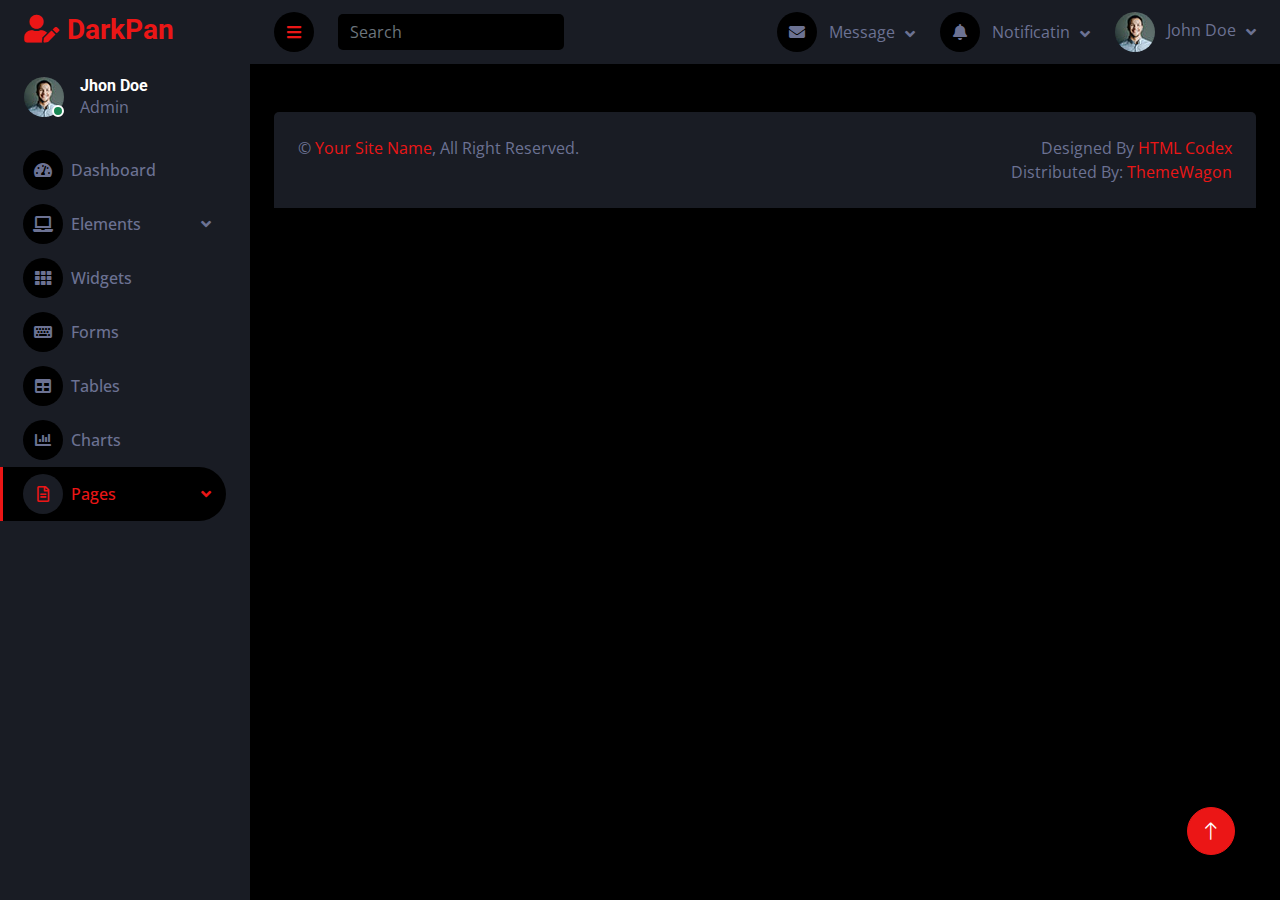
<file: admin/blank.html>
<!DOCTYPE html>
<html lang="en">

<head>
    <meta charset="utf-8">
    <title>DarkPan - Bootstrap 5 Admin Template</title>
    <meta content="width=device-width, initial-scale=1.0" name="viewport">
    <meta content="" name="keywords">
    <meta content="" name="description">

    <!-- Favicon -->
    <link href="img/favicon.ico" rel="icon">

    <!-- Google Web Fonts -->
    <link rel="preconnect" href="https://fonts.googleapis.com">
    <link rel="preconnect" href="https://fonts.gstatic.com" crossorigin>
    <link href="https://fonts.googleapis.com/css2?family=Open+Sans:wght@400;600&family=Roboto:wght@500;700&display=swap" rel="stylesheet"> 
    
    <!-- Icon Font Stylesheet -->
    <link href="https://cdnjs.cloudflare.com/ajax/libs/font-awesome/5.10.0/css/all.min.css" rel="stylesheet">
    <link href="https://cdn.jsdelivr.net/npm/bootstrap-icons@1.4.1/font/bootstrap-icons.css" rel="stylesheet">

    <!-- Libraries Stylesheet -->
    <link href="lib/owlcarousel/assets/owl.carousel.min.css" rel="stylesheet">
    <link href="lib/tempusdominus/css/tempusdominus-bootstrap-4.min.css" rel="stylesheet" />

    <!-- Customized Bootstrap Stylesheet -->
    <link href="css/bootstrap.min.css" rel="stylesheet">

    <!-- Template Stylesheet -->
    <link href="css/style.css" rel="stylesheet">
</head>

<body>
    <div class="container-fluid position-relative d-flex p-0">
        <!-- Spinner Start -->
        <div id="spinner" class="show bg-dark position-fixed translate-middle w-100 vh-100 top-50 start-50 d-flex align-items-center justify-content-center">
            <div class="spinner-border text-primary" style="width: 3rem; height: 3rem;" role="status">
                <span class="sr-only">Loading...</span>
            </div>
        </div>
        <!-- Spinner End -->


        <!-- Sidebar Start -->
        <div class="sidebar pe-4 pb-3">
            <nav class="navbar bg-secondary navbar-dark">
                <a href="index.html" class="navbar-brand mx-4 mb-3">
                    <h3 class="text-primary"><i class="fa fa-user-edit me-2"></i>DarkPan</h3>
                </a>
                <div class="d-flex align-items-center ms-4 mb-4">
                    <div class="position-relative">
                        <img class="rounded-circle" src="img/user.jpg" alt="" style="width: 40px; height: 40px;">
                        <div class="bg-success rounded-circle border border-2 border-white position-absolute end-0 bottom-0 p-1"></div>
                    </div>
                    <div class="ms-3">
                        <h6 class="mb-0">Jhon Doe</h6>
                        <span>Admin</span>
                    </div>
                </div>
                <div class="navbar-nav w-100">
                    <a href="index.html" class="nav-item nav-link"><i class="fa fa-tachometer-alt me-2"></i>Dashboard</a>
                    <div class="nav-item dropdown">
                        <a href="#" class="nav-link dropdown-toggle" data-bs-toggle="dropdown"><i class="fa fa-laptop me-2"></i>Elements</a>
                        <div class="dropdown-menu bg-transparent border-0">
                            <a href="button.html" class="dropdown-item">Buttons</a>
                            <a href="typography.html" class="dropdown-item">Typography</a>
                            <a href="element.html" class="dropdown-item">Other Elements</a>
                        </div>
                    </div>
                    <a href="widget.html" class="nav-item nav-link"><i class="fa fa-th me-2"></i>Widgets</a>
                    <a href="form.html" class="nav-item nav-link"><i class="fa fa-keyboard me-2"></i>Forms</a>
                    <a href="table.html" class="nav-item nav-link"><i class="fa fa-table me-2"></i>Tables</a>
                    <a href="chart.html" class="nav-item nav-link"><i class="fa fa-chart-bar me-2"></i>Charts</a>
                    <div class="nav-item dropdown">
                        <a href="#" class="nav-link dropdown-toggle active" data-bs-toggle="dropdown"><i class="far fa-file-alt me-2"></i>Pages</a>
                        <div class="dropdown-menu bg-transparent border-0">
                            <a href="signin.html" class="dropdown-item">Sign In</a>
                            <a href="signup.html" class="dropdown-item">Sign Up</a>
                            <a href="404.html" class="dropdown-item">404 Error</a>
                            <a href="blank.html" class="dropdown-item active">Blank Page</a>
                        </div>
                    </div>
                </div>
            </nav>
        </div>
        <!-- Sidebar End -->


        <!-- Content Start -->
        <div class="content">
            <!-- Navbar Start -->
            <nav class="navbar navbar-expand bg-secondary navbar-dark sticky-top px-4 py-0">
                <a href="index.html" class="navbar-brand d-flex d-lg-none me-4">
                    <h2 class="text-primary mb-0"><i class="fa fa-user-edit"></i></h2>
                </a>
                <a href="#" class="sidebar-toggler flex-shrink-0">
                    <i class="fa fa-bars"></i>
                </a>
                <form class="d-none d-md-flex ms-4">
                    <input class="form-control bg-dark border-0" type="search" placeholder="Search">
                </form>
                <div class="navbar-nav align-items-center ms-auto">
                    <div class="nav-item dropdown">
                        <a href="#" class="nav-link dropdown-toggle" data-bs-toggle="dropdown">
                            <i class="fa fa-envelope me-lg-2"></i>
                            <span class="d-none d-lg-inline-flex">Message</span>
                        </a>
                        <div class="dropdown-menu dropdown-menu-end bg-secondary border-0 rounded-0 rounded-bottom m-0">
                            <a href="#" class="dropdown-item">
                                <div class="d-flex align-items-center">
                                    <img class="rounded-circle" src="img/user.jpg" alt="" style="width: 40px; height: 40px;">
                                    <div class="ms-2">
                                        <h6 class="fw-normal mb-0">Jhon send you a message</h6>
                                        <small>15 minutes ago</small>
                                    </div>
                                </div>
                            </a>
                            <hr class="dropdown-divider">
                            <a href="#" class="dropdown-item">
                                <div class="d-flex align-items-center">
                                    <img class="rounded-circle" src="img/user.jpg" alt="" style="width: 40px; height: 40px;">
                                    <div class="ms-2">
                                        <h6 class="fw-normal mb-0">Jhon send you a message</h6>
                                        <small>15 minutes ago</small>
                                    </div>
                                </div>
                            </a>
                            <hr class="dropdown-divider">
                            <a href="#" class="dropdown-item">
                                <div class="d-flex align-items-center">
                                    <img class="rounded-circle" src="img/user.jpg" alt="" style="width: 40px; height: 40px;">
                                    <div class="ms-2">
                                        <h6 class="fw-normal mb-0">Jhon send you a message</h6>
                                        <small>15 minutes ago</small>
                                    </div>
                                </div>
                            </a>
                            <hr class="dropdown-divider">
                            <a href="#" class="dropdown-item text-center">See all message</a>
                        </div>
                    </div>
                    <div class="nav-item dropdown">
                        <a href="#" class="nav-link dropdown-toggle" data-bs-toggle="dropdown">
                            <i class="fa fa-bell me-lg-2"></i>
                            <span class="d-none d-lg-inline-flex">Notificatin</span>
                        </a>
                        <div class="dropdown-menu dropdown-menu-end bg-secondary border-0 rounded-0 rounded-bottom m-0">
                            <a href="#" class="dropdown-item">
                                <h6 class="fw-normal mb-0">Profile updated</h6>
                                <small>15 minutes ago</small>
                            </a>
                            <hr class="dropdown-divider">
                            <a href="#" class="dropdown-item">
                                <h6 class="fw-normal mb-0">New user added</h6>
                                <small>15 minutes ago</small>
                            </a>
                            <hr class="dropdown-divider">
                            <a href="#" class="dropdown-item">
                                <h6 class="fw-normal mb-0">Password changed</h6>
                                <small>15 minutes ago</small>
                            </a>
                            <hr class="dropdown-divider">
                            <a href="#" class="dropdown-item text-center">See all notifications</a>
                        </div>
                    </div>
                    <div class="nav-item dropdown">
                        <a href="#" class="nav-link dropdown-toggle" data-bs-toggle="dropdown">
                            <img class="rounded-circle me-lg-2" src="img/user.jpg" alt="" style="width: 40px; height: 40px;">
                            <span class="d-none d-lg-inline-flex">John Doe</span>
                        </a>
                        <div class="dropdown-menu dropdown-menu-end bg-secondary border-0 rounded-0 rounded-bottom m-0">
                            <a href="#" class="dropdown-item">My Profile</a>
                            <a href="#" class="dropdown-item">Settings</a>
                            <a href="#" class="dropdown-item">Log Out</a>
                        </div>
                    </div>
                </div>
            </nav>
            <!-- Navbar End -->


            <!-- Blank Start -->
            <div class="container-fluid pt-4 px-4">
                
            </div>
            <!-- Blank End -->


            <!-- Footer Start -->
            <div class="container-fluid pt-4 px-4">
                <div class="bg-secondary rounded-top p-4">
                    <div class="row">
                        <div class="col-12 col-sm-6 text-center text-sm-start">
                            &copy; <a href="#">Your Site Name</a>, All Right Reserved. 
                        </div>
                        <div class="col-12 col-sm-6 text-center text-sm-end">
                            <!--/*** This template is free as long as you keep the footer author’s credit link/attribution link/backlink. If you'd like to use the template without the footer author’s credit link/attribution link/backlink, you can purchase the Credit Removal License from "https://htmlcodex.com/credit-removal". Thank you for your support. ***/-->
                            Designed By <a href="https://htmlcodex.com">HTML Codex</a>
                            <br>Distributed By: <a href="https://themewagon.com" target="_blank">ThemeWagon</a>
                        </div>
                    </div>
                </div>
            </div>
            <!-- Footer End -->
        </div>
        <!-- Content End -->


        <!-- Back to Top -->
        <a href="#" class="btn btn-lg btn-primary btn-lg-square back-to-top"><i class="bi bi-arrow-up"></i></a>
    </div>

    <!-- JavaScript Libraries -->
    <script src="https://code.jquery.com/jquery-3.4.1.min.js"></script>
    <script src="https://cdn.jsdelivr.net/npm/bootstrap@5.0.0/dist/js/bootstrap.bundle.min.js"></script>
    <script src="lib/chart/chart.min.js"></script>
    <script src="lib/easing/easing.min.js"></script>
    <script src="lib/waypoints/waypoints.min.js"></script>
    <script src="lib/owlcarousel/owl.carousel.min.js"></script>
    <script src="lib/tempusdominus/js/moment.min.js"></script>
    <script src="lib/tempusdominus/js/moment-timezone.min.js"></script>
    <script src="lib/tempusdominus/js/tempusdominus-bootstrap-4.min.js"></script>

    <!-- Template Javascript -->
    <script src="js/main.js"></script>
</body>

</html>
</file>
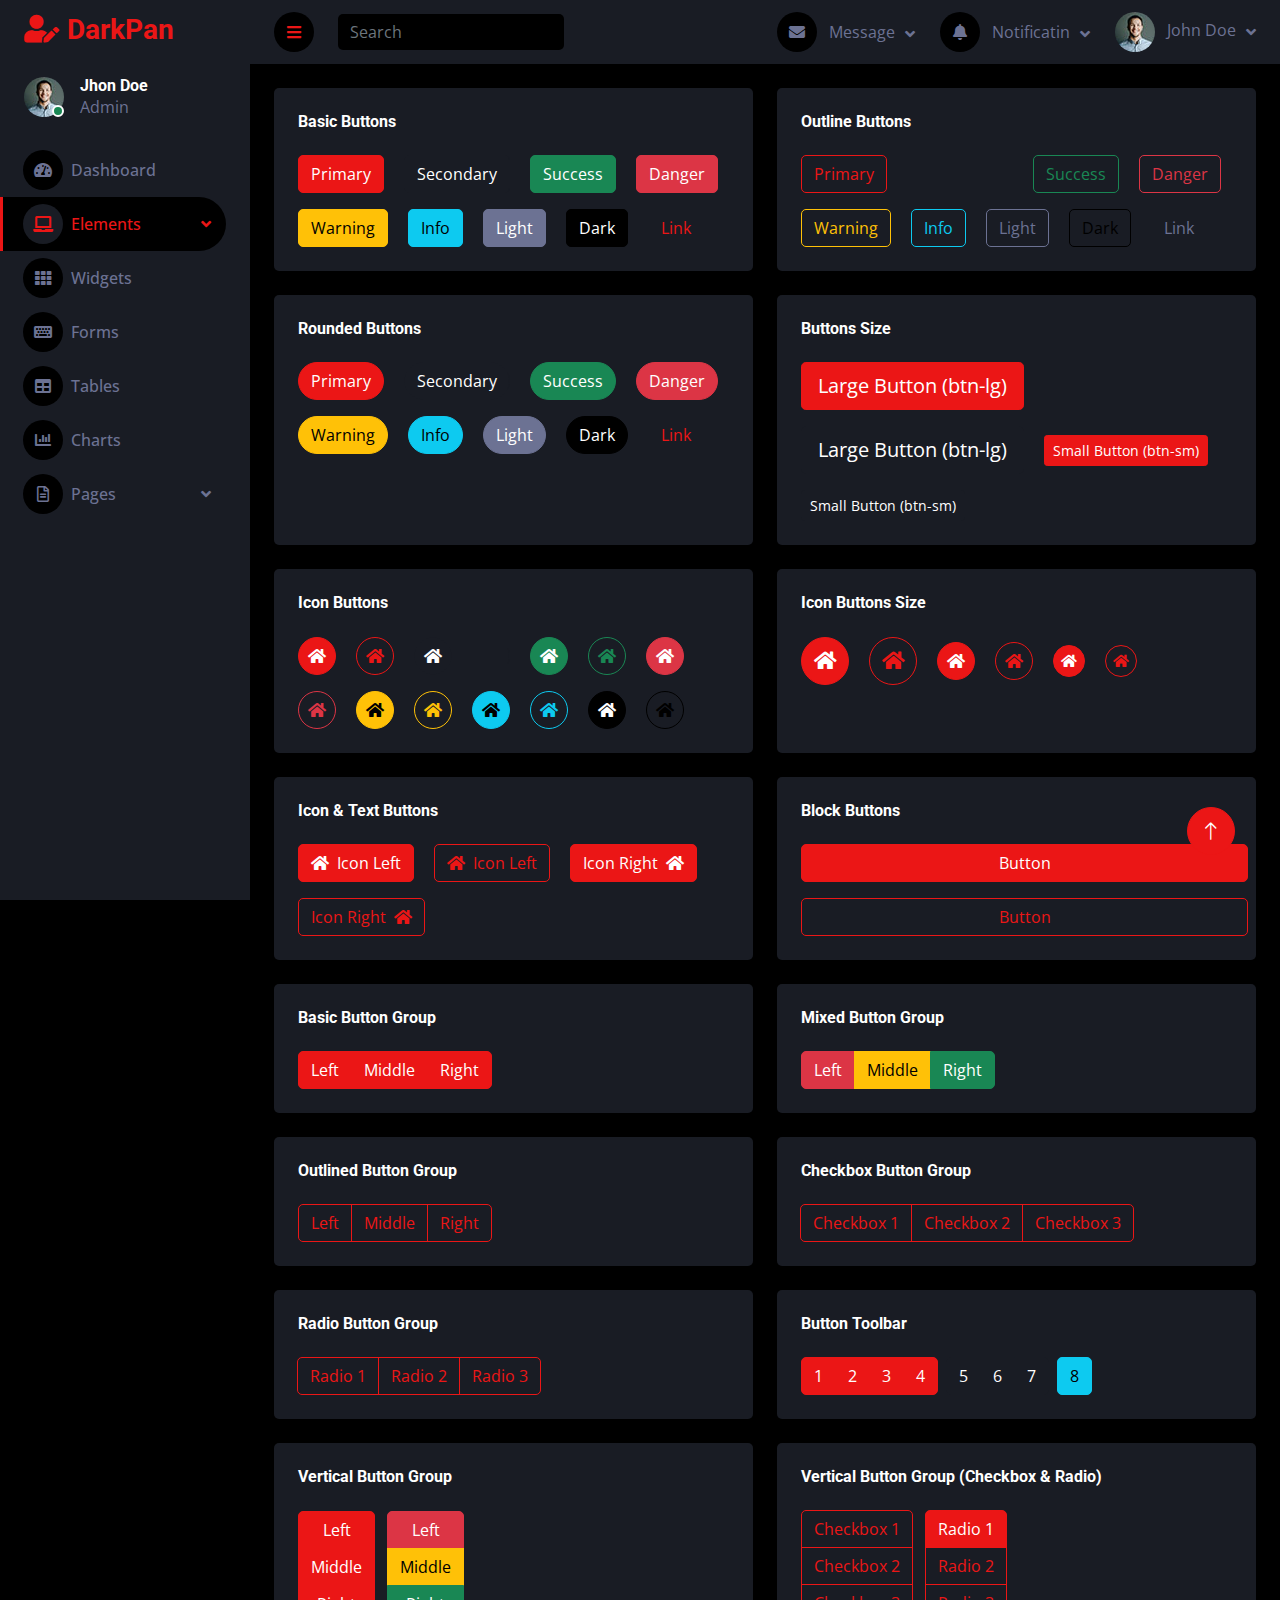
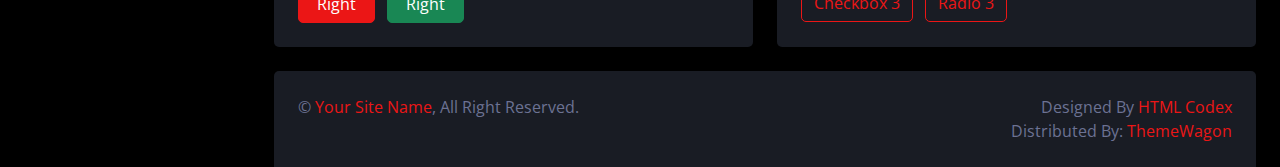
<file: admin/button.html>
<!DOCTYPE html>
<html lang="en">

<head>
    <meta charset="utf-8">
    <title>DarkPan - Bootstrap 5 Admin Template</title>
    <meta content="width=device-width, initial-scale=1.0" name="viewport">
    <meta content="" name="keywords">
    <meta content="" name="description">

    <!-- Favicon -->
    <link href="img/favicon.ico" rel="icon">

    <!-- Google Web Fonts -->
    <link rel="preconnect" href="https://fonts.googleapis.com">
    <link rel="preconnect" href="https://fonts.gstatic.com" crossorigin>
    <link href="https://fonts.googleapis.com/css2?family=Open+Sans:wght@400;600&family=Roboto:wght@500;700&display=swap" rel="stylesheet"> 
    
    <!-- Icon Font Stylesheet -->
    <link href="https://cdnjs.cloudflare.com/ajax/libs/font-awesome/5.10.0/css/all.min.css" rel="stylesheet">
    <link href="https://cdn.jsdelivr.net/npm/bootstrap-icons@1.4.1/font/bootstrap-icons.css" rel="stylesheet">

    <!-- Libraries Stylesheet -->
    <link href="lib/owlcarousel/assets/owl.carousel.min.css" rel="stylesheet">
    <link href="lib/tempusdominus/css/tempusdominus-bootstrap-4.min.css" rel="stylesheet" />

    <!-- Customized Bootstrap Stylesheet -->
    <link href="css/bootstrap.min.css" rel="stylesheet">

    <!-- Template Stylesheet -->
    <link href="css/style.css" rel="stylesheet">
</head>

<body>
    <div class="container-fluid position-relative d-flex p-0">
        <!-- Spinner Start -->
        <div id="spinner" class="show bg-dark position-fixed translate-middle w-100 vh-100 top-50 start-50 d-flex align-items-center justify-content-center">
            <div class="spinner-border text-primary" style="width: 3rem; height: 3rem;" role="status">
                <span class="sr-only">Loading...</span>
            </div>
        </div>
        <!-- Spinner End -->


        <!-- Sidebar Start -->
        <div class="sidebar pe-4 pb-3">
            <nav class="navbar bg-secondary navbar-dark">
                <a href="index.html" class="navbar-brand mx-4 mb-3">
                    <h3 class="text-primary"><i class="fa fa-user-edit me-2"></i>DarkPan</h3>
                </a>
                <div class="d-flex align-items-center ms-4 mb-4">
                    <div class="position-relative">
                        <img class="rounded-circle" src="img/user.jpg" alt="" style="width: 40px; height: 40px;">
                        <div class="bg-success rounded-circle border border-2 border-white position-absolute end-0 bottom-0 p-1"></div>
                    </div>
                    <div class="ms-3">
                        <h6 class="mb-0">Jhon Doe</h6>
                        <span>Admin</span>
                    </div>
                </div>
                <div class="navbar-nav w-100">
                    <a href="index.html" class="nav-item nav-link"><i class="fa fa-tachometer-alt me-2"></i>Dashboard</a>
                    <div class="nav-item dropdown">
                        <a href="#" class="nav-link dropdown-toggle active" data-bs-toggle="dropdown"><i class="fa fa-laptop me-2"></i>Elements</a>
                        <div class="dropdown-menu bg-transparent border-0">
                            <a href="button.html" class="dropdown-item active">Buttons</a>
                            <a href="typography.html" class="dropdown-item">Typography</a>
                            <a href="element.html" class="dropdown-item">Other Elements</a>
                        </div>
                    </div>
                    <a href="widget.html" class="nav-item nav-link"><i class="fa fa-th me-2"></i>Widgets</a>
                    <a href="form.html" class="nav-item nav-link"><i class="fa fa-keyboard me-2"></i>Forms</a>
                    <a href="table.html" class="nav-item nav-link"><i class="fa fa-table me-2"></i>Tables</a>
                    <a href="chart.html" class="nav-item nav-link"><i class="fa fa-chart-bar me-2"></i>Charts</a>
                    <div class="nav-item dropdown">
                        <a href="#" class="nav-link dropdown-toggle" data-bs-toggle="dropdown"><i class="far fa-file-alt me-2"></i>Pages</a>
                        <div class="dropdown-menu bg-transparent border-0">
                            <a href="signin.html" class="dropdown-item">Sign In</a>
                            <a href="signup.html" class="dropdown-item">Sign Up</a>
                            <a href="404.html" class="dropdown-item">404 Error</a>
                            <a href="blank.html" class="dropdown-item">Blank Page</a>
                        </div>
                    </div>
                </div>
            </nav>
        </div>
        <!-- Sidebar End -->


        <!-- Content Start -->
        <div class="content">
            <!-- Navbar Start -->
            <nav class="navbar navbar-expand bg-secondary navbar-dark sticky-top px-4 py-0">
                <a href="index.html" class="navbar-brand d-flex d-lg-none me-4">
                    <h2 class="text-primary mb-0"><i class="fa fa-user-edit"></i></h2>
                </a>
                <a href="#" class="sidebar-toggler flex-shrink-0">
                    <i class="fa fa-bars"></i>
                </a>
                <form class="d-none d-md-flex ms-4">
                    <input class="form-control bg-dark border-0" type="search" placeholder="Search">
                </form>
                <div class="navbar-nav align-items-center ms-auto">
                    <div class="nav-item dropdown">
                        <a href="#" class="nav-link dropdown-toggle" data-bs-toggle="dropdown">
                            <i class="fa fa-envelope me-lg-2"></i>
                            <span class="d-none d-lg-inline-flex">Message</span>
                        </a>
                        <div class="dropdown-menu dropdown-menu-end bg-secondary border-0 rounded-0 rounded-bottom m-0">
                            <a href="#" class="dropdown-item">
                                <div class="d-flex align-items-center">
                                    <img class="rounded-circle" src="img/user.jpg" alt="" style="width: 40px; height: 40px;">
                                    <div class="ms-2">
                                        <h6 class="fw-normal mb-0">Jhon send you a message</h6>
                                        <small>15 minutes ago</small>
                                    </div>
                                </div>
                            </a>
                            <hr class="dropdown-divider">
                            <a href="#" class="dropdown-item">
                                <div class="d-flex align-items-center">
                                    <img class="rounded-circle" src="img/user.jpg" alt="" style="width: 40px; height: 40px;">
                                    <div class="ms-2">
                                        <h6 class="fw-normal mb-0">Jhon send you a message</h6>
                                        <small>15 minutes ago</small>
                                    </div>
                                </div>
                            </a>
                            <hr class="dropdown-divider">
                            <a href="#" class="dropdown-item">
                                <div class="d-flex align-items-center">
                                    <img class="rounded-circle" src="img/user.jpg" alt="" style="width: 40px; height: 40px;">
                                    <div class="ms-2">
                                        <h6 class="fw-normal mb-0">Jhon send you a message</h6>
                                        <small>15 minutes ago</small>
                                    </div>
                                </div>
                            </a>
                            <hr class="dropdown-divider">
                            <a href="#" class="dropdown-item text-center">See all message</a>
                        </div>
                    </div>
                    <div class="nav-item dropdown">
                        <a href="#" class="nav-link dropdown-toggle" data-bs-toggle="dropdown">
                            <i class="fa fa-bell me-lg-2"></i>
                            <span class="d-none d-lg-inline-flex">Notificatin</span>
                        </a>
                        <div class="dropdown-menu dropdown-menu-end bg-secondary border-0 rounded-0 rounded-bottom m-0">
                            <a href="#" class="dropdown-item">
                                <h6 class="fw-normal mb-0">Profile updated</h6>
                                <small>15 minutes ago</small>
                            </a>
                            <hr class="dropdown-divider">
                            <a href="#" class="dropdown-item">
                                <h6 class="fw-normal mb-0">New user added</h6>
                                <small>15 minutes ago</small>
                            </a>
                            <hr class="dropdown-divider">
                            <a href="#" class="dropdown-item">
                                <h6 class="fw-normal mb-0">Password changed</h6>
                                <small>15 minutes ago</small>
                            </a>
                            <hr class="dropdown-divider">
                            <a href="#" class="dropdown-item text-center">See all notifications</a>
                        </div>
                    </div>
                    <div class="nav-item dropdown">
                        <a href="#" class="nav-link dropdown-toggle" data-bs-toggle="dropdown">
                            <img class="rounded-circle me-lg-2" src="img/user.jpg" alt="" style="width: 40px; height: 40px;">
                            <span class="d-none d-lg-inline-flex">John Doe</span>
                        </a>
                        <div class="dropdown-menu dropdown-menu-end bg-secondary border-0 rounded-0 rounded-bottom m-0">
                            <a href="#" class="dropdown-item">My Profile</a>
                            <a href="#" class="dropdown-item">Settings</a>
                            <a href="#" class="dropdown-item">Log Out</a>
                        </div>
                    </div>
                </div>
            </nav>
            <!-- Navbar End -->


            <!-- Button Start -->
            <div class="container-fluid pt-4 px-4">
                <div class="row g-4">
                    <div class="col-sm-12 col-xl-6">
                        <div class="bg-secondary rounded h-100 p-4">
                            <h6 class="mb-4">Basic Buttons</h6>
                            <div class="m-n2">
                                <button type="button" class="btn btn-primary m-2">Primary</button>
                                <button type="button" class="btn btn-secondary m-2">Secondary</button>
                                <button type="button" class="btn btn-success m-2">Success</button>
                                <button type="button" class="btn btn-danger m-2">Danger</button>
                                <button type="button" class="btn btn-warning m-2">Warning</button>
                                <button type="button" class="btn btn-info m-2">Info</button>
                                <button type="button" class="btn btn-light m-2">Light</button>
                                <button type="button" class="btn btn-dark m-2">Dark</button>
                                <button type="button" class="btn btn-link m-2">Link</button>
                            </div>
                        </div>
                    </div>
                    <div class="col-sm-12 col-xl-6">
                        <div class="bg-secondary rounded h-100 p-4">
                            <h6 class="mb-4">Outline Buttons</h6>
                            <div class="m-n2">
                                <button type="button" class="btn btn-outline-primary m-2">Primary</button>
                                <button type="button" class="btn btn-outline-secondary m-2">Secondary</button>
                                <button type="button" class="btn btn-outline-success m-2">Success</button>
                                <button type="button" class="btn btn-outline-danger m-2">Danger</button>
                                <button type="button" class="btn btn-outline-warning m-2">Warning</button>
                                <button type="button" class="btn btn-outline-info m-2">Info</button>
                                <button type="button" class="btn btn-outline-light m-2">Light</button>
                                <button type="button" class="btn btn-outline-dark m-2">Dark</button>
                                <button type="button" class="btn btn-outline-link m-2">Link</button>
                            </div>
                        </div>
                    </div>
                    <div class="col-sm-12 col-xl-6">
                        <div class="bg-secondary rounded h-100 p-4">
                            <h6 class="mb-4">Rounded Buttons</h6>
                            <div class="m-n2">
                                <button type="button" class="btn btn-primary rounded-pill m-2">Primary</button>
                                <button type="button" class="btn btn-secondary rounded-pill m-2">Secondary</button>
                                <button type="button" class="btn btn-success rounded-pill m-2">Success</button>
                                <button type="button" class="btn btn-danger rounded-pill m-2">Danger</button>
                                <button type="button" class="btn btn-warning rounded-pill m-2">Warning</button>
                                <button type="button" class="btn btn-info rounded-pill m-2">Info</button>
                                <button type="button" class="btn btn-light rounded-pill m-2">Light</button>
                                <button type="button" class="btn btn-dark rounded-pill m-2">Dark</button>
                                <button type="button" class="btn btn-link rounded-pill m-2">Link</button>
                            </div>
                        </div>
                    </div>
                    <div class="col-sm-12 col-xl-6">
                        <div class="bg-secondary rounded h-100 p-4">
                            <h6 class="mb-4">Buttons Size</h6>
                            <div class="m-n2">
                                <button type="button" class="btn btn-lg btn-primary m-2">Large Button (btn-lg)</button>
                                <button type="button" class="btn btn-lg btn-secondary m-2">Large Button (btn-lg)</button>
                                <button type="button" class="btn btn-sm btn-primary m-2">Small Button (btn-sm)</button>
                                <button type="button" class="btn btn-sm btn-secondary m-2">Small Button (btn-sm)</button>
                            </div>
                        </div>
                    </div>
                    <div class="col-sm-12 col-xl-6">
                        <div class="bg-secondary rounded h-100 p-4">
                            <h6 class="mb-4">Icon Buttons</h6>
                            <div class="m-n2">
                                <button type="button" class="btn btn-square btn-primary m-2"><i class="fa fa-home"></i></button>
                                <button type="button" class="btn btn-square btn-outline-primary m-2"><i class="fa fa-home"></i></button>
                                <button type="button" class="btn btn-square btn-secondary m-2"><i class="fa fa-home"></i></button>
                                <button type="button" class="btn btn-square btn-outline-secondary m-2"><i class="fa fa-home"></i></button>
                                <button type="button" class="btn btn-square btn-success m-2"><i class="fa fa-home"></i></button>
                                <button type="button" class="btn btn-square btn-outline-success m-2"><i class="fa fa-home"></i></button>
                                <button type="button" class="btn btn-square btn-danger m-2"><i class="fa fa-home"></i></button>
                                <button type="button" class="btn btn-square btn-outline-danger m-2"><i class="fa fa-home"></i></button>
                                <button type="button" class="btn btn-square btn-warning m-2"><i class="fa fa-home"></i></button>
                                <button type="button" class="btn btn-square btn-outline-warning m-2"><i class="fa fa-home"></i></button>
                                <button type="button" class="btn btn-square btn-info m-2"><i class="fa fa-home"></i></button>
                                <button type="button" class="btn btn-square btn-outline-info m-2"><i class="fa fa-home"></i></button>
                                <button type="button" class="btn btn-square btn-dark m-2"><i class="fa fa-home"></i></button>
                                <button type="button" class="btn btn-square btn-outline-dark m-2"><i class="fa fa-home"></i></button>
                            </div>
                        </div>
                    </div>
                    <div class="col-sm-12 col-xl-6">
                        <div class="bg-secondary rounded h-100 p-4">
                            <h6 class="mb-4">Icon Buttons Size</h6>
                            <div class="m-n2">
                                <button type="button" class="btn btn-lg btn-lg-square btn-primary m-2"><i class="fa fa-home"></i></button>
                                <button type="button" class="btn btn-lg btn-lg-square btn-outline-primary m-2"><i class="fa fa-home"></i></button>
                                <button type="button" class="btn btn-square btn-primary m-2"><i class="fa fa-home"></i></button>
                                <button type="button" class="btn btn-square btn-outline-primary m-2"><i class="fa fa-home"></i></button>
                                <button type="button" class="btn btn-sm btn-sm-square btn-primary m-2"><i class="fa fa-home"></i></button>
                                <button type="button" class="btn btn-sm btn-sm-square btn-outline-primary m-2"><i class="fa fa-home"></i></button>
                            </div>
                        </div>
                    </div>
                    <div class="col-sm-12 col-xl-6">
                        <div class="bg-secondary rounded h-100 p-4">
                            <h6 class="mb-4">Icon & Text Buttons</h6>
                            <div class="m-n2">
                                <button type="button" class="btn btn-primary m-2"><i class="fa fa-home me-2"></i>Icon Left</button>
                                <button type="button" class="btn btn-outline-primary m-2"><i class="fa fa-home me-2"></i>Icon Left</button>
                                <button type="button" class="btn btn-primary m-2">Icon Right<i class="fa fa-home ms-2"></i></button>
                                <button type="button" class="btn btn-outline-primary m-2">Icon Right<i class="fa fa-home ms-2"></i></button>
                            </div>
                        </div>
                    </div>
                    <div class="col-sm-12 col-xl-6">
                        <div class="bg-secondary rounded h-100 p-4">
                            <h6 class="mb-4">Block Buttons</h6>
                            <div class="m-n2">
                                <button class="btn btn-primary w-100 m-2" type="button">Button</button>
                                <button class="btn btn-outline-primary w-100 m-2" type="button">Button</button>
                            </div>
                        </div>
                    </div>
                    <div class="col-sm-12 col-xl-6">
                        <div class="bg-secondary rounded h-100 p-4">
                            <h6 class="mb-4">Basic Button Group</h6>
                            <div class="btn-group" role="group">
                                <button type="button" class="btn btn-primary">Left</button>
                                <button type="button" class="btn btn-primary">Middle</button>
                                <button type="button" class="btn btn-primary">Right</button>
                            </div>
                        </div>
                    </div>
                    <div class="col-sm-12 col-xl-6">
                        <div class="bg-secondary rounded h-100 p-4">
                            <h6 class="mb-4">Mixed Button Group</h6>
                            <div class="btn-group" role="group">
                                <button type="button" class="btn btn-danger">Left</button>
                                <button type="button" class="btn btn-warning">Middle</button>
                                <button type="button" class="btn btn-success">Right</button>
                            </div>
                        </div>
                    </div>
                    <div class="col-sm-12 col-xl-6">
                        <div class="bg-secondary rounded h-100 p-4">
                            <h6 class="mb-4">Outlined Button Group</h6>
                            <div class="btn-group" role="group">
                                <button type="button" class="btn btn-outline-primary">Left</button>
                                <button type="button" class="btn btn-outline-primary">Middle</button>
                                <button type="button" class="btn btn-outline-primary">Right</button>
                            </div>
                        </div>
                    </div>
                    <div class="col-sm-12 col-xl-6">
                        <div class="bg-secondary rounded h-100 p-4">
                            <h6 class="mb-4">Checkbox Button Group</h6>
                            <div class="btn-group" role="group">
                                <input type="checkbox" class="btn-check" id="btncheck1" autocomplete="off">
                                <label class="btn btn-outline-primary" for="btncheck1">Checkbox 1</label>

                                <input type="checkbox" class="btn-check" id="btncheck2" autocomplete="off">
                                <label class="btn btn-outline-primary" for="btncheck2">Checkbox 2</label>

                                <input type="checkbox" class="btn-check" id="btncheck3" autocomplete="off">
                                <label class="btn btn-outline-primary" for="btncheck3">Checkbox 3</label>
                            </div>
                        </div>
                    </div>
                    <div class="col-sm-12 col-xl-6">
                        <div class="bg-secondary rounded h-100 p-4">
                            <h6 class="mb-4">Radio Button Group</h6>
                            <div class="btn-group" role="group">
                                <input type="radio" class="btn-check" name="btnradio" id="btnradio1" autocomplete="off"
                                    checked>
                                <label class="btn btn-outline-primary" for="btnradio1">Radio 1</label>

                                <input type="radio" class="btn-check" name="btnradio" id="btnradio2" autocomplete="off">
                                <label class="btn btn-outline-primary" for="btnradio2">Radio 2</label>

                                <input type="radio" class="btn-check" name="btnradio" id="btnradio3" autocomplete="off">
                                <label class="btn btn-outline-primary" for="btnradio3">Radio 3</label>
                            </div>
                        </div>
                    </div>
                    <div class="col-sm-12 col-xl-6">
                        <div class="bg-secondary rounded h-100 p-4">
                            <h6 class="mb-4">Button Toolbar</h6>
                            <div class="btn-toolbar" role="toolbar">
                                <div class="btn-group me-2" role="group" aria-label="First group">
                                    <button type="button" class="btn btn-primary">1</button>
                                    <button type="button" class="btn btn-primary">2</button>
                                    <button type="button" class="btn btn-primary">3</button>
                                    <button type="button" class="btn btn-primary">4</button>
                                </div>
                                <div class="btn-group me-2" role="group" aria-label="Second group">
                                    <button type="button" class="btn btn-secondary">5</button>
                                    <button type="button" class="btn btn-secondary">6</button>
                                    <button type="button" class="btn btn-secondary">7</button>
                                </div>
                                <div class="btn-group" role="group" aria-label="Third group">
                                    <button type="button" class="btn btn-info">8</button>
                                </div>
                            </div>
                        </div>
                    </div>
                    <div class="col-sm-12 col-xl-6">
                        <div class="bg-secondary rounded h-100 p-4">
                            <h6 class="mb-4">Vertical Button Group</h6>
                            <div class="btn-group-vertical me-2" role="group">
                                <button type="button" class="btn btn-primary">Left</button>
                                <button type="button" class="btn btn-primary">Middle</button>
                                <button type="button" class="btn btn-primary">Right</button>
                            </div>
                            <div class="btn-group-vertical" role="group">
                                <button type="button" class="btn btn-danger">Left</button>
                                <button type="button" class="btn btn-warning">Middle</button>
                                <button type="button" class="btn btn-success">Right</button>
                            </div>
                        </div>
                    </div>
                    <div class="col-sm-12 col-xl-6">
                        <div class="bg-secondary rounded h-100 p-4">
                            <h6 class="mb-4">Vertical Button Group (Checkbox & Radio)</h6>
                            <div class="btn-group-vertical me-2" role="group">
                                <input type="checkbox" class="btn-check" id="btncheck1" autocomplete="off">
                                <label class="btn btn-outline-primary" for="btncheck1">Checkbox 1</label>

                                <input type="checkbox" class="btn-check" id="btncheck2" autocomplete="off">
                                <label class="btn btn-outline-primary" for="btncheck2">Checkbox 2</label>

                                <input type="checkbox" class="btn-check" id="btncheck3" autocomplete="off">
                                <label class="btn btn-outline-primary" for="btncheck3">Checkbox 3</label>
                            </div>
                            <div class="btn-group-vertical" role="group">
                                <input type="radio" class="btn-check" name="btnradio" id="btnradio1" autocomplete="off"
                                    checked>
                                <label class="btn btn-outline-primary" for="btnradio1">Radio 1</label>

                                <input type="radio" class="btn-check" name="btnradio" id="btnradio2" autocomplete="off">
                                <label class="btn btn-outline-primary" for="btnradio2">Radio 2</label>

                                <input type="radio" class="btn-check" name="btnradio" id="btnradio3" autocomplete="off">
                                <label class="btn btn-outline-primary" for="btnradio3">Radio 3</label>
                            </div>
                        </div>
                    </div>
                </div>
            </div>
            <!-- Button End -->


            <!-- Footer Start -->
            <div class="container-fluid pt-4 px-4">
                <div class="bg-secondary rounded-top p-4">
                    <div class="row">
                        <div class="col-12 col-sm-6 text-center text-sm-start">
                            &copy; <a href="#">Your Site Name</a>, All Right Reserved. 
                        </div>
                        <div class="col-12 col-sm-6 text-center text-sm-end">
                            <!--/*** This template is free as long as you keep the footer author’s credit link/attribution link/backlink. If you'd like to use the template without the footer author’s credit link/attribution link/backlink, you can purchase the Credit Removal License from "https://htmlcodex.com/credit-removal". Thank you for your support. ***/-->
                            Designed By <a href="https://htmlcodex.com">HTML Codex</a>
                            <br>Distributed By: <a href="https://themewagon.com" target="_blank">ThemeWagon</a>
                        </div>
                    </div>
                </div>
            </div>
            <!-- Footer End -->
        </div>
        <!-- Content End -->


        <!-- Back to Top -->
        <a href="#" class="btn btn-lg btn-primary btn-lg-square back-to-top"><i class="bi bi-arrow-up"></i></a>
    </div>

    <!-- JavaScript Libraries -->
    <script src="https://code.jquery.com/jquery-3.4.1.min.js"></script>
    <script src="https://cdn.jsdelivr.net/npm/bootstrap@5.0.0/dist/js/bootstrap.bundle.min.js"></script>
    <script src="lib/chart/chart.min.js"></script>
    <script src="lib/easing/easing.min.js"></script>
    <script src="lib/waypoints/waypoints.min.js"></script>
    <script src="lib/owlcarousel/owl.carousel.min.js"></script>
    <script src="lib/tempusdominus/js/moment.min.js"></script>
    <script src="lib/tempusdominus/js/moment-timezone.min.js"></script>
    <script src="lib/tempusdominus/js/tempusdominus-bootstrap-4.min.js"></script>

    <!-- Template Javascript -->
    <script src="js/main.js"></script>
</body>

</html>
</file>
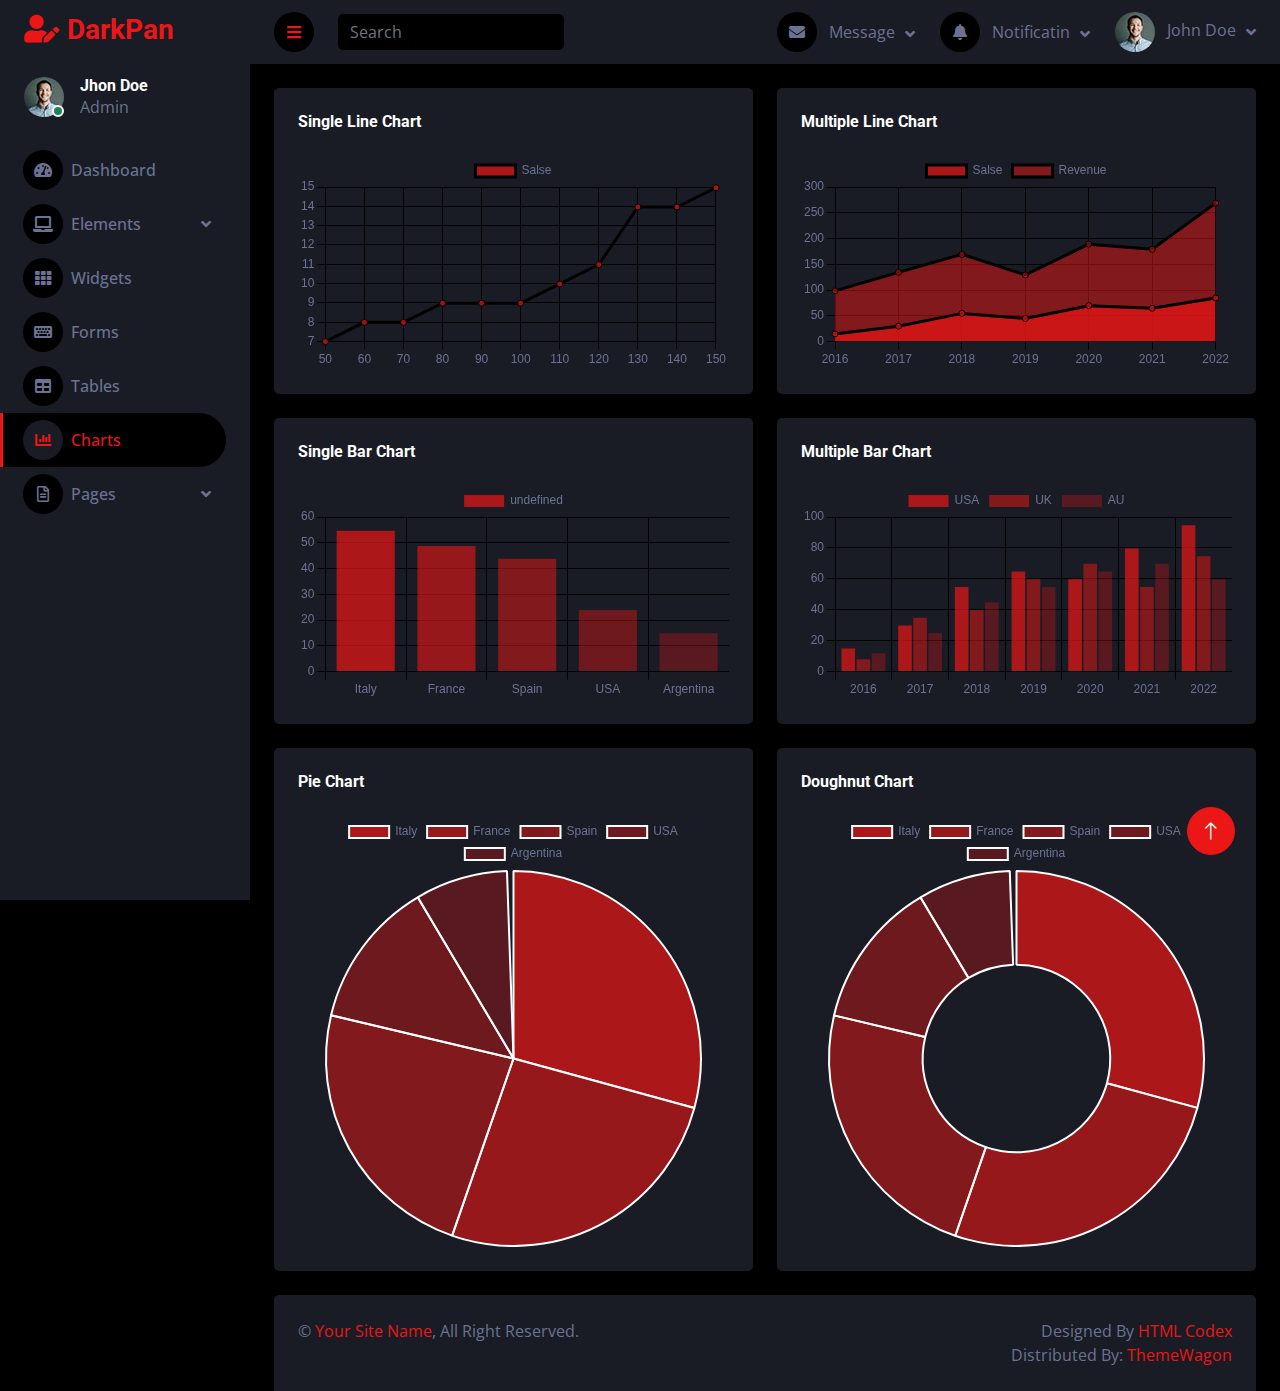
<file: admin/chart.html>
<!DOCTYPE html>
<html lang="en">

<head>
    <meta charset="utf-8">
    <title>DarkPan - Bootstrap 5 Admin Template</title>
    <meta content="width=device-width, initial-scale=1.0" name="viewport">
    <meta content="" name="keywords">
    <meta content="" name="description">

    <!-- Favicon -->
    <link href="img/favicon.ico" rel="icon">

    <!-- Google Web Fonts -->
    <link rel="preconnect" href="https://fonts.googleapis.com">
    <link rel="preconnect" href="https://fonts.gstatic.com" crossorigin>
    <link href="https://fonts.googleapis.com/css2?family=Open+Sans:wght@400;600&family=Roboto:wght@500;700&display=swap" rel="stylesheet"> 
    
    <!-- Icon Font Stylesheet -->
    <link href="https://cdnjs.cloudflare.com/ajax/libs/font-awesome/5.10.0/css/all.min.css" rel="stylesheet">
    <link href="https://cdn.jsdelivr.net/npm/bootstrap-icons@1.4.1/font/bootstrap-icons.css" rel="stylesheet">

    <!-- Libraries Stylesheet -->
    <link href="lib/owlcarousel/assets/owl.carousel.min.css" rel="stylesheet">
    <link href="lib/tempusdominus/css/tempusdominus-bootstrap-4.min.css" rel="stylesheet" />

    <!-- Customized Bootstrap Stylesheet -->
    <link href="css/bootstrap.min.css" rel="stylesheet">

    <!-- Template Stylesheet -->
    <link href="css/style.css" rel="stylesheet">
</head>

<body>
    <div class="container-fluid position-relative d-flex p-0">
        <!-- Spinner Start -->
        <div id="spinner" class="show bg-dark position-fixed translate-middle w-100 vh-100 top-50 start-50 d-flex align-items-center justify-content-center">
            <div class="spinner-border text-primary" style="width: 3rem; height: 3rem;" role="status">
                <span class="sr-only">Loading...</span>
            </div>
        </div>
        <!-- Spinner End -->


        <!-- Sidebar Start -->
        <div class="sidebar pe-4 pb-3">
            <nav class="navbar bg-secondary navbar-dark">
                <a href="index.html" class="navbar-brand mx-4 mb-3">
                    <h3 class="text-primary"><i class="fa fa-user-edit me-2"></i>DarkPan</h3>
                </a>
                <div class="d-flex align-items-center ms-4 mb-4">
                    <div class="position-relative">
                        <img class="rounded-circle" src="img/user.jpg" alt="" style="width: 40px; height: 40px;">
                        <div class="bg-success rounded-circle border border-2 border-white position-absolute end-0 bottom-0 p-1"></div>
                    </div>
                    <div class="ms-3">
                        <h6 class="mb-0">Jhon Doe</h6>
                        <span>Admin</span>
                    </div>
                </div>
                <div class="navbar-nav w-100">
                    <a href="index.html" class="nav-item nav-link"><i class="fa fa-tachometer-alt me-2"></i>Dashboard</a>
                    <div class="nav-item dropdown">
                        <a href="#" class="nav-link dropdown-toggle" data-bs-toggle="dropdown"><i class="fa fa-laptop me-2"></i>Elements</a>
                        <div class="dropdown-menu bg-transparent border-0">
                            <a href="button.html" class="dropdown-item">Buttons</a>
                            <a href="typography.html" class="dropdown-item">Typography</a>
                            <a href="element.html" class="dropdown-item">Other Elements</a>
                        </div>
                    </div>
                    <a href="widget.html" class="nav-item nav-link"><i class="fa fa-th me-2"></i>Widgets</a>
                    <a href="form.html" class="nav-item nav-link"><i class="fa fa-keyboard me-2"></i>Forms</a>
                    <a href="table.html" class="nav-item nav-link"><i class="fa fa-table me-2"></i>Tables</a>
                    <a href="chart.html" class="nav-item nav-link active"><i class="fa fa-chart-bar me-2"></i>Charts</a>
                    <div class="nav-item dropdown">
                        <a href="#" class="nav-link dropdown-toggle" data-bs-toggle="dropdown"><i class="far fa-file-alt me-2"></i>Pages</a>
                        <div class="dropdown-menu bg-transparent border-0">
                            <a href="signin.html" class="dropdown-item">Sign In</a>
                            <a href="signup.html" class="dropdown-item">Sign Up</a>
                            <a href="404.html" class="dropdown-item">404 Error</a>
                            <a href="blank.html" class="dropdown-item">Blank Page</a>
                        </div>
                    </div>
                </div>
            </nav>
        </div>
        <!-- Sidebar End -->


        <!-- Content Start -->
        <div class="content">
            <!-- Navbar Start -->
            <nav class="navbar navbar-expand bg-secondary navbar-dark sticky-top px-4 py-0">
                <a href="index.html" class="navbar-brand d-flex d-lg-none me-4">
                    <h2 class="text-primary mb-0"><i class="fa fa-user-edit"></i></h2>
                </a>
                <a href="#" class="sidebar-toggler flex-shrink-0">
                    <i class="fa fa-bars"></i>
                </a>
                <form class="d-none d-md-flex ms-4">
                    <input class="form-control bg-dark border-0" type="search" placeholder="Search">
                </form>
                <div class="navbar-nav align-items-center ms-auto">
                    <div class="nav-item dropdown">
                        <a href="#" class="nav-link dropdown-toggle" data-bs-toggle="dropdown">
                            <i class="fa fa-envelope me-lg-2"></i>
                            <span class="d-none d-lg-inline-flex">Message</span>
                        </a>
                        <div class="dropdown-menu dropdown-menu-end bg-secondary border-0 rounded-0 rounded-bottom m-0">
                            <a href="#" class="dropdown-item">
                                <div class="d-flex align-items-center">
                                    <img class="rounded-circle" src="img/user.jpg" alt="" style="width: 40px; height: 40px;">
                                    <div class="ms-2">
                                        <h6 class="fw-normal mb-0">Jhon send you a message</h6>
                                        <small>15 minutes ago</small>
                                    </div>
                                </div>
                            </a>
                            <hr class="dropdown-divider">
                            <a href="#" class="dropdown-item">
                                <div class="d-flex align-items-center">
                                    <img class="rounded-circle" src="img/user.jpg" alt="" style="width: 40px; height: 40px;">
                                    <div class="ms-2">
                                        <h6 class="fw-normal mb-0">Jhon send you a message</h6>
                                        <small>15 minutes ago</small>
                                    </div>
                                </div>
                            </a>
                            <hr class="dropdown-divider">
                            <a href="#" class="dropdown-item">
                                <div class="d-flex align-items-center">
                                    <img class="rounded-circle" src="img/user.jpg" alt="" style="width: 40px; height: 40px;">
                                    <div class="ms-2">
                                        <h6 class="fw-normal mb-0">Jhon send you a message</h6>
                                        <small>15 minutes ago</small>
                                    </div>
                                </div>
                            </a>
                            <hr class="dropdown-divider">
                            <a href="#" class="dropdown-item text-center">See all message</a>
                        </div>
                    </div>
                    <div class="nav-item dropdown">
                        <a href="#" class="nav-link dropdown-toggle" data-bs-toggle="dropdown">
                            <i class="fa fa-bell me-lg-2"></i>
                            <span class="d-none d-lg-inline-flex">Notificatin</span>
                        </a>
                        <div class="dropdown-menu dropdown-menu-end bg-secondary border-0 rounded-0 rounded-bottom m-0">
                            <a href="#" class="dropdown-item">
                                <h6 class="fw-normal mb-0">Profile updated</h6>
                                <small>15 minutes ago</small>
                            </a>
                            <hr class="dropdown-divider">
                            <a href="#" class="dropdown-item">
                                <h6 class="fw-normal mb-0">New user added</h6>
                                <small>15 minutes ago</small>
                            </a>
                            <hr class="dropdown-divider">
                            <a href="#" class="dropdown-item">
                                <h6 class="fw-normal mb-0">Password changed</h6>
                                <small>15 minutes ago</small>
                            </a>
                            <hr class="dropdown-divider">
                            <a href="#" class="dropdown-item text-center">See all notifications</a>
                        </div>
                    </div>
                    <div class="nav-item dropdown">
                        <a href="#" class="nav-link dropdown-toggle" data-bs-toggle="dropdown">
                            <img class="rounded-circle me-lg-2" src="img/user.jpg" alt="" style="width: 40px; height: 40px;">
                            <span class="d-none d-lg-inline-flex">John Doe</span>
                        </a>
                        <div class="dropdown-menu dropdown-menu-end bg-secondary border-0 rounded-0 rounded-bottom m-0">
                            <a href="#" class="dropdown-item">My Profile</a>
                            <a href="#" class="dropdown-item">Settings</a>
                            <a href="#" class="dropdown-item">Log Out</a>
                        </div>
                    </div>
                </div>
            </nav>
            <!-- Navbar End -->


            <!-- Chart Start -->
            <div class="container-fluid pt-4 px-4">
                <div class="row g-4">
                    <div class="col-sm-12 col-xl-6">
                        <div class="bg-secondary rounded h-100 p-4">
                            <h6 class="mb-4">Single Line Chart</h6>
                            <canvas id="line-chart"></canvas>
                        </div>
                    </div>
                    <div class="col-sm-12 col-xl-6">
                        <div class="bg-secondary rounded h-100 p-4">
                            <h6 class="mb-4">Multiple Line Chart</h6>
                            <canvas id="salse-revenue"></canvas>
                        </div>
                    </div>
                    <div class="col-sm-12 col-xl-6">
                        <div class="bg-secondary rounded h-100 p-4">
                            <h6 class="mb-4">Single Bar Chart</h6>
                            <canvas id="bar-chart"></canvas>
                        </div>
                    </div>
                    <div class="col-sm-12 col-xl-6">
                        <div class="bg-secondary rounded h-100 p-4">
                            <h6 class="mb-4">Multiple Bar Chart</h6>
                            <canvas id="worldwide-sales"></canvas>
                        </div>
                    </div>
                    <div class="col-sm-12 col-xl-6">
                        <div class="bg-secondary rounded h-100 p-4">
                            <h6 class="mb-4">Pie Chart</h6>
                            <canvas id="pie-chart"></canvas>
                        </div>
                    </div>
                    <div class="col-sm-12 col-xl-6">
                        <div class="bg-secondary rounded h-100 p-4">
                            <h6 class="mb-4">Doughnut Chart</h6>
                            <canvas id="doughnut-chart"></canvas>
                        </div>
                    </div>
                </div>
            </div>
            <!-- Chart End -->


            <!-- Footer Start -->
            <div class="container-fluid pt-4 px-4">
                <div class="bg-secondary rounded-top p-4">
                    <div class="row">
                        <div class="col-12 col-sm-6 text-center text-sm-start">
                            &copy; <a href="#">Your Site Name</a>, All Right Reserved. 
                        </div>
                        <div class="col-12 col-sm-6 text-center text-sm-end">
                            <!--/*** This template is free as long as you keep the footer author’s credit link/attribution link/backlink. If you'd like to use the template without the footer author’s credit link/attribution link/backlink, you can purchase the Credit Removal License from "https://htmlcodex.com/credit-removal". Thank you for your support. ***/-->
                            Designed By <a href="https://htmlcodex.com">HTML Codex</a>
                            <br>Distributed By: <a href="https://themewagon.com" target="_blank">ThemeWagon</a>
                        </div>
                    </div>
                </div>
            </div>
            <!-- Footer End -->
        </div>
        <!-- Content End -->


        <!-- Back to Top -->
        <a href="#" class="btn btn-lg btn-primary btn-lg-square back-to-top"><i class="bi bi-arrow-up"></i></a>
    </div>

    <!-- JavaScript Libraries -->
    <script src="https://code.jquery.com/jquery-3.4.1.min.js"></script>
    <script src="https://cdn.jsdelivr.net/npm/bootstrap@5.0.0/dist/js/bootstrap.bundle.min.js"></script>
    <script src="lib/chart/chart.min.js"></script>
    <script src="lib/easing/easing.min.js"></script>
    <script src="lib/waypoints/waypoints.min.js"></script>
    <script src="lib/owlcarousel/owl.carousel.min.js"></script>
    <script src="lib/tempusdominus/js/moment.min.js"></script>
    <script src="lib/tempusdominus/js/moment-timezone.min.js"></script>
    <script src="lib/tempusdominus/js/tempusdominus-bootstrap-4.min.js"></script>

    <!-- Template Javascript -->
    <script src="js/main.js"></script>
</body>

</html>
</file>
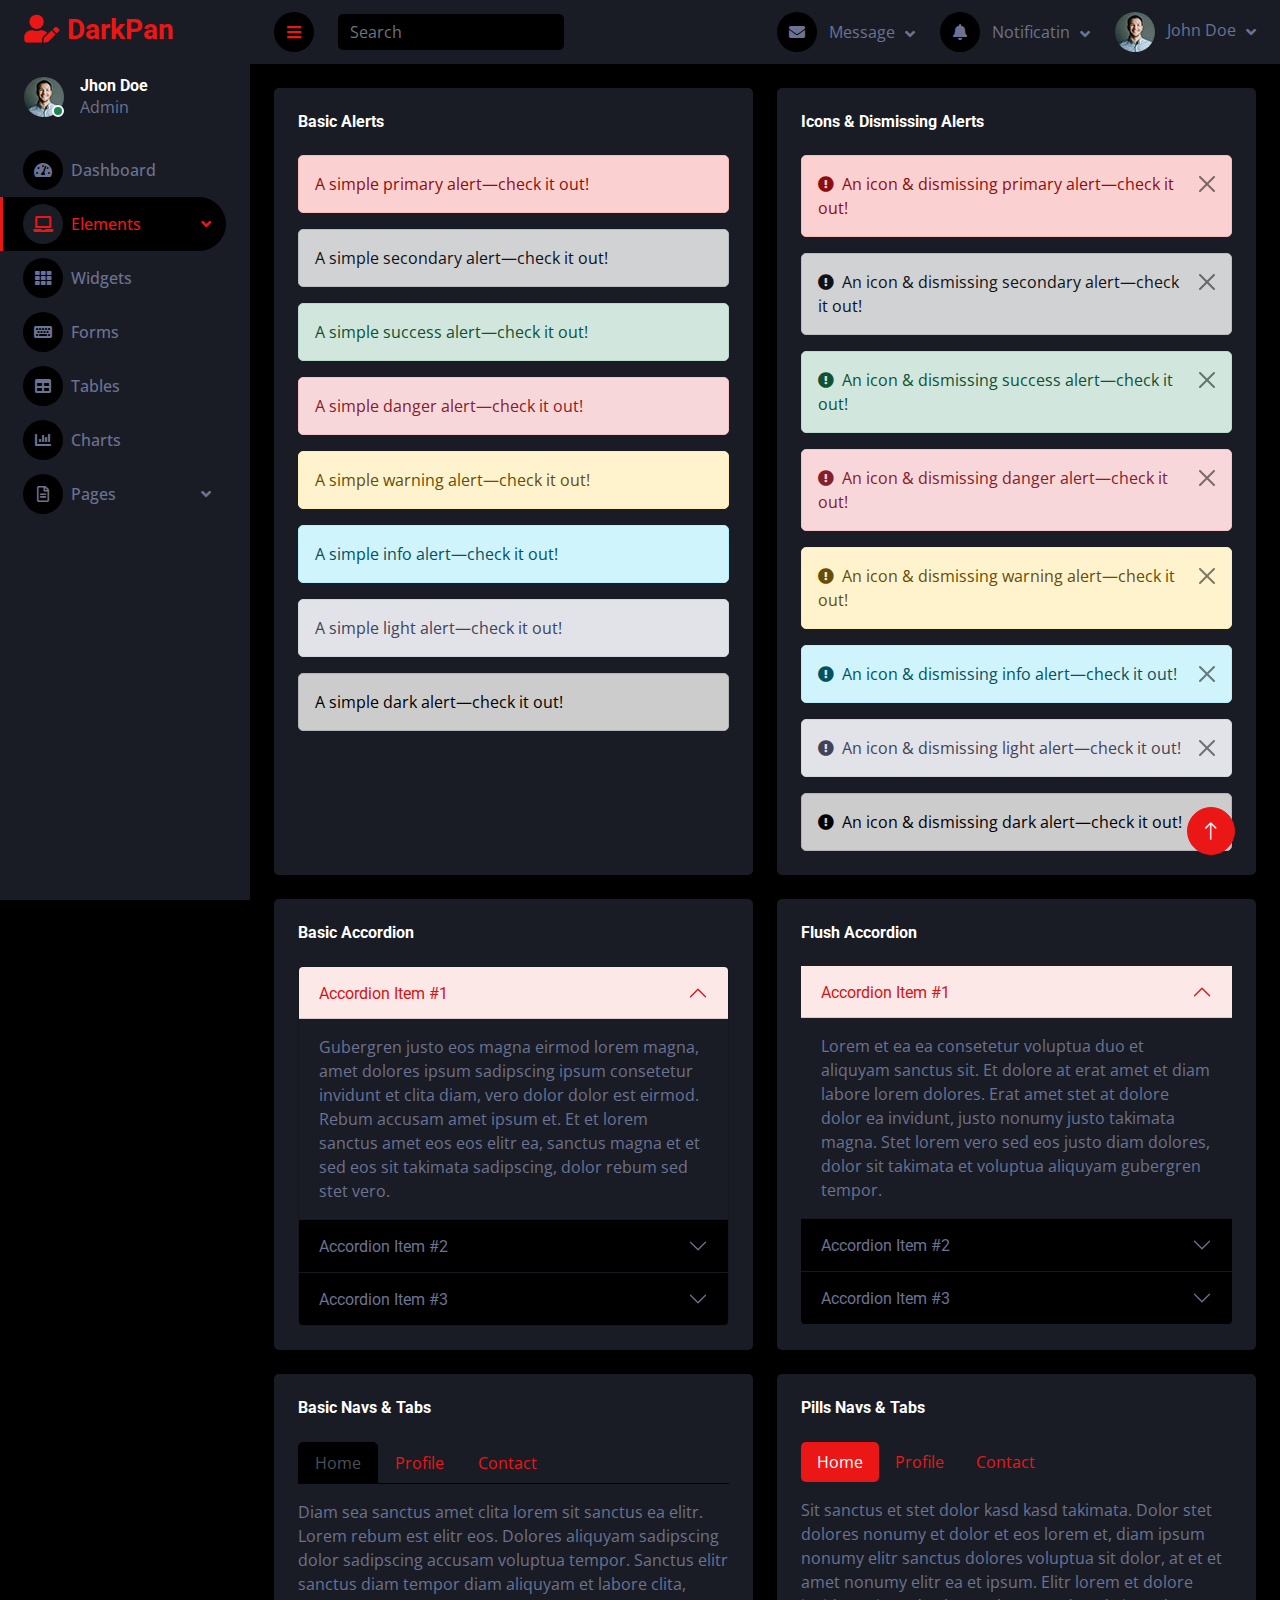
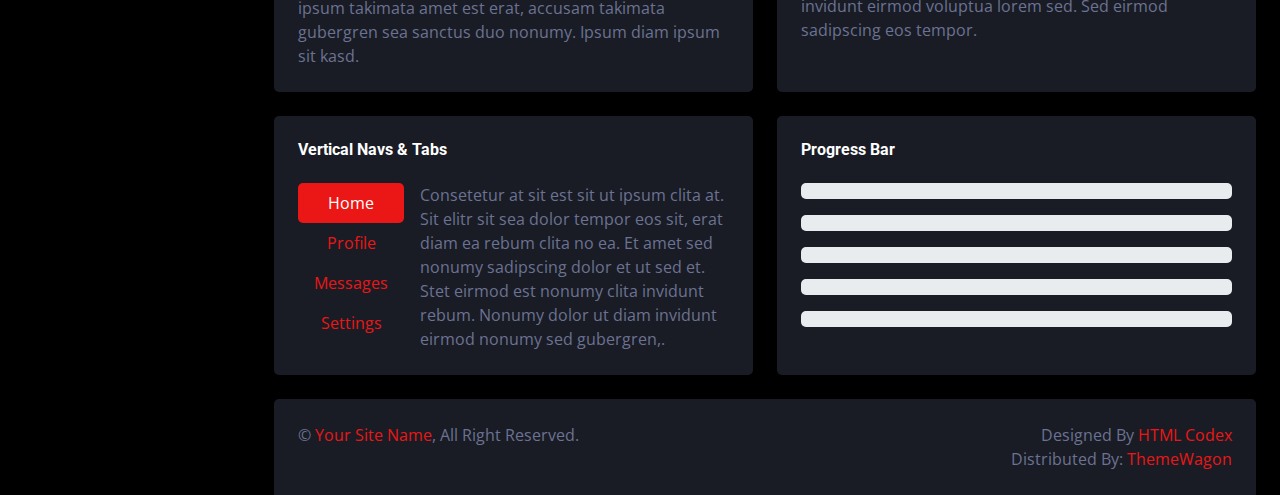
<file: admin/element.html>
<!DOCTYPE html>
<html lang="en">

<head>
    <meta charset="utf-8">
    <title>DarkPan - Bootstrap 5 Admin Template</title>
    <meta content="width=device-width, initial-scale=1.0" name="viewport">
    <meta content="" name="keywords">
    <meta content="" name="description">

    <!-- Favicon -->
    <link href="img/favicon.ico" rel="icon">

    <!-- Google Web Fonts -->
    <link rel="preconnect" href="https://fonts.googleapis.com">
    <link rel="preconnect" href="https://fonts.gstatic.com" crossorigin>
    <link href="https://fonts.googleapis.com/css2?family=Open+Sans:wght@400;600&family=Roboto:wght@500;700&display=swap" rel="stylesheet"> 
    
    <!-- Icon Font Stylesheet -->
    <link href="https://cdnjs.cloudflare.com/ajax/libs/font-awesome/5.10.0/css/all.min.css" rel="stylesheet">
    <link href="https://cdn.jsdelivr.net/npm/bootstrap-icons@1.4.1/font/bootstrap-icons.css" rel="stylesheet">

    <!-- Libraries Stylesheet -->
    <link href="lib/owlcarousel/assets/owl.carousel.min.css" rel="stylesheet">
    <link href="lib/tempusdominus/css/tempusdominus-bootstrap-4.min.css" rel="stylesheet" />

    <!-- Customized Bootstrap Stylesheet -->
    <link href="css/bootstrap.min.css" rel="stylesheet">

    <!-- Template Stylesheet -->
    <link href="css/style.css" rel="stylesheet">
</head>

<body>
    <div class="container-fluid position-relative d-flex p-0">
        <!-- Spinner Start -->
        <div id="spinner" class="show bg-dark position-fixed translate-middle w-100 vh-100 top-50 start-50 d-flex align-items-center justify-content-center">
            <div class="spinner-border text-primary" style="width: 3rem; height: 3rem;" role="status">
                <span class="sr-only">Loading...</span>
            </div>
        </div>
        <!-- Spinner End -->


        <!-- Sidebar Start -->
        <div class="sidebar pe-4 pb-3">
            <nav class="navbar bg-secondary navbar-dark">
                <a href="index.html" class="navbar-brand mx-4 mb-3">
                    <h3 class="text-primary"><i class="fa fa-user-edit me-2"></i>DarkPan</h3>
                </a>
                <div class="d-flex align-items-center ms-4 mb-4">
                    <div class="position-relative">
                        <img class="rounded-circle" src="img/user.jpg" alt="" style="width: 40px; height: 40px;">
                        <div class="bg-success rounded-circle border border-2 border-white position-absolute end-0 bottom-0 p-1"></div>
                    </div>
                    <div class="ms-3">
                        <h6 class="mb-0">Jhon Doe</h6>
                        <span>Admin</span>
                    </div>
                </div>
                <div class="navbar-nav w-100">
                    <a href="index.html" class="nav-item nav-link"><i class="fa fa-tachometer-alt me-2"></i>Dashboard</a>
                    <div class="nav-item dropdown">
                        <a href="#" class="nav-link dropdown-toggle active" data-bs-toggle="dropdown"><i class="fa fa-laptop me-2"></i>Elements</a>
                        <div class="dropdown-menu bg-transparent border-0">
                            <a href="button.html" class="dropdown-item">Buttons</a>
                            <a href="typography.html" class="dropdown-item">Typography</a>
                            <a href="element.html" class="dropdown-item active">Other Elements</a>
                        </div>
                    </div>
                    <a href="widget.html" class="nav-item nav-link"><i class="fa fa-th me-2"></i>Widgets</a>
                    <a href="form.html" class="nav-item nav-link"><i class="fa fa-keyboard me-2"></i>Forms</a>
                    <a href="table.html" class="nav-item nav-link"><i class="fa fa-table me-2"></i>Tables</a>
                    <a href="chart.html" class="nav-item nav-link"><i class="fa fa-chart-bar me-2"></i>Charts</a>
                    <div class="nav-item dropdown">
                        <a href="#" class="nav-link dropdown-toggle" data-bs-toggle="dropdown"><i class="far fa-file-alt me-2"></i>Pages</a>
                        <div class="dropdown-menu bg-transparent border-0">
                            <a href="signin.html" class="dropdown-item">Sign In</a>
                            <a href="signup.html" class="dropdown-item">Sign Up</a>
                            <a href="404.html" class="dropdown-item">404 Error</a>
                            <a href="blank.html" class="dropdown-item">Blank Page</a>
                        </div>
                    </div>
                </div>
            </nav>
        </div>
        <!-- Sidebar End -->


        <!-- Content Start -->
        <div class="content">
            <!-- Navbar Start -->
            <nav class="navbar navbar-expand bg-secondary navbar-dark sticky-top px-4 py-0">
                <a href="index.html" class="navbar-brand d-flex d-lg-none me-4">
                    <h2 class="text-primary mb-0"><i class="fa fa-user-edit"></i></h2>
                </a>
                <a href="#" class="sidebar-toggler flex-shrink-0">
                    <i class="fa fa-bars"></i>
                </a>
                <form class="d-none d-md-flex ms-4">
                    <input class="form-control bg-dark border-0" type="search" placeholder="Search">
                </form>
                <div class="navbar-nav align-items-center ms-auto">
                    <div class="nav-item dropdown">
                        <a href="#" class="nav-link dropdown-toggle" data-bs-toggle="dropdown">
                            <i class="fa fa-envelope me-lg-2"></i>
                            <span class="d-none d-lg-inline-flex">Message</span>
                        </a>
                        <div class="dropdown-menu dropdown-menu-end bg-secondary border-0 rounded-0 rounded-bottom m-0">
                            <a href="#" class="dropdown-item">
                                <div class="d-flex align-items-center">
                                    <img class="rounded-circle" src="img/user.jpg" alt="" style="width: 40px; height: 40px;">
                                    <div class="ms-2">
                                        <h6 class="fw-normal mb-0">Jhon send you a message</h6>
                                        <small>15 minutes ago</small>
                                    </div>
                                </div>
                            </a>
                            <hr class="dropdown-divider">
                            <a href="#" class="dropdown-item">
                                <div class="d-flex align-items-center">
                                    <img class="rounded-circle" src="img/user.jpg" alt="" style="width: 40px; height: 40px;">
                                    <div class="ms-2">
                                        <h6 class="fw-normal mb-0">Jhon send you a message</h6>
                                        <small>15 minutes ago</small>
                                    </div>
                                </div>
                            </a>
                            <hr class="dropdown-divider">
                            <a href="#" class="dropdown-item">
                                <div class="d-flex align-items-center">
                                    <img class="rounded-circle" src="img/user.jpg" alt="" style="width: 40px; height: 40px;">
                                    <div class="ms-2">
                                        <h6 class="fw-normal mb-0">Jhon send you a message</h6>
                                        <small>15 minutes ago</small>
                                    </div>
                                </div>
                            </a>
                            <hr class="dropdown-divider">
                            <a href="#" class="dropdown-item text-center">See all message</a>
                        </div>
                    </div>
                    <div class="nav-item dropdown">
                        <a href="#" class="nav-link dropdown-toggle" data-bs-toggle="dropdown">
                            <i class="fa fa-bell me-lg-2"></i>
                            <span class="d-none d-lg-inline-flex">Notificatin</span>
                        </a>
                        <div class="dropdown-menu dropdown-menu-end bg-secondary border-0 rounded-0 rounded-bottom m-0">
                            <a href="#" class="dropdown-item">
                                <h6 class="fw-normal mb-0">Profile updated</h6>
                                <small>15 minutes ago</small>
                            </a>
                            <hr class="dropdown-divider">
                            <a href="#" class="dropdown-item">
                                <h6 class="fw-normal mb-0">New user added</h6>
                                <small>15 minutes ago</small>
                            </a>
                            <hr class="dropdown-divider">
                            <a href="#" class="dropdown-item">
                                <h6 class="fw-normal mb-0">Password changed</h6>
                                <small>15 minutes ago</small>
                            </a>
                            <hr class="dropdown-divider">
                            <a href="#" class="dropdown-item text-center">See all notifications</a>
                        </div>
                    </div>
                    <div class="nav-item dropdown">
                        <a href="#" class="nav-link dropdown-toggle" data-bs-toggle="dropdown">
                            <img class="rounded-circle me-lg-2" src="img/user.jpg" alt="" style="width: 40px; height: 40px;">
                            <span class="d-none d-lg-inline-flex">John Doe</span>
                        </a>
                        <div class="dropdown-menu dropdown-menu-end bg-secondary border-0 rounded-0 rounded-bottom m-0">
                            <a href="#" class="dropdown-item">My Profile</a>
                            <a href="#" class="dropdown-item">Settings</a>
                            <a href="#" class="dropdown-item">Log Out</a>
                        </div>
                    </div>
                </div>
            </nav>
            <!-- Navbar End -->


            <!-- Other Elements Start -->
            <div class="container-fluid pt-4 px-4">
                <div class="row g-4">
                    <div class="col-sm-12 col-xl-6">
                        <div class="bg-secondary rounded h-100 p-4">
                            <h6 class="mb-4">Basic Alerts</h6>
                            <div class="alert alert-primary" role="alert">
                                A simple primary alert—check it out!
                            </div>
                            <div class="alert alert-secondary" role="alert">
                                A simple secondary alert—check it out!
                            </div>
                            <div class="alert alert-success" role="alert">
                                A simple success alert—check it out!
                            </div>
                            <div class="alert alert-danger" role="alert">
                                A simple danger alert—check it out!
                            </div>
                            <div class="alert alert-warning" role="alert">
                                A simple warning alert—check it out!
                            </div>
                            <div class="alert alert-info" role="alert">
                                A simple info alert—check it out!
                            </div>
                            <div class="alert alert-light" role="alert">
                                A simple light alert—check it out!
                            </div>
                            <div class="alert alert-dark mb-0" role="alert">
                                A simple dark alert—check it out!
                            </div>
                        </div>
                    </div>
                    <div class="col-sm-12 col-xl-6">
                        <div class="bg-secondary rounded h-100 p-4">
                            <h6 class="mb-4">Icons & Dismissing Alerts</h6>
                            <div class="alert alert-primary alert-dismissible fade show" role="alert">
                                <i class="fa fa-exclamation-circle me-2"></i>An icon & dismissing primary alert—check it out!
                                <button type="button" class="btn-close" data-bs-dismiss="alert" aria-label="Close"></button>
                            </div>
                            <div class="alert alert-secondary alert-dismissible fade show" role="alert">
                                <i class="fa fa-exclamation-circle me-2"></i>An icon & dismissing secondary alert—check it out!
                                <button type="button" class="btn-close" data-bs-dismiss="alert" aria-label="Close"></button>
                            </div>
                            <div class="alert alert-success alert-dismissible fade show" role="alert">
                                <i class="fa fa-exclamation-circle me-2"></i>An icon & dismissing success alert—check it out!
                                <button type="button" class="btn-close" data-bs-dismiss="alert" aria-label="Close"></button>
                            </div>
                            <div class="alert alert-danger alert-dismissible fade show" role="alert">
                                <i class="fa fa-exclamation-circle me-2"></i>An icon & dismissing danger alert—check it out!
                                <button type="button" class="btn-close" data-bs-dismiss="alert" aria-label="Close"></button>
                            </div>
                            <div class="alert alert-warning alert-dismissible fade show" role="alert">
                                <i class="fa fa-exclamation-circle me-2"></i>An icon & dismissing warning alert—check it out!
                                <button type="button" class="btn-close" data-bs-dismiss="alert" aria-label="Close"></button>
                            </div>
                            <div class="alert alert-info alert-dismissible fade show" role="alert">
                                <i class="fa fa-exclamation-circle me-2"></i>An icon & dismissing info alert—check it out!
                                <button type="button" class="btn-close" data-bs-dismiss="alert" aria-label="Close"></button>
                            </div>
                            <div class="alert alert-light alert-dismissible fade show" role="alert">
                                <i class="fa fa-exclamation-circle me-2"></i>An icon & dismissing light alert—check it out!
                                <button type="button" class="btn-close" data-bs-dismiss="alert" aria-label="Close"></button>
                            </div>
                            <div class="alert alert-dark alert-dismissible fade show mb-0" role="alert">
                                <i class="fa fa-exclamation-circle me-2"></i>An icon & dismissing dark alert—check it out!
                                <button type="button" class="btn-close" data-bs-dismiss="alert" aria-label="Close"></button>
                            </div>
                        </div>
                    </div>
                    <div class="col-sm-12 col-xl-6">
                        <div class="bg-secondary rounded h-100 p-4">
                            <h6 class="mb-4">Basic Accordion</h6>
                            <div class="accordion" id="accordionExample">
                                <div class="accordion-item bg-transparent">
                                    <h2 class="accordion-header" id="headingOne">
                                        <button class="accordion-button" type="button" data-bs-toggle="collapse"
                                            data-bs-target="#collapseOne" aria-expanded="true"
                                            aria-controls="collapseOne">
                                            Accordion Item #1
                                        </button>
                                    </h2>
                                    <div id="collapseOne" class="accordion-collapse collapse show"
                                        aria-labelledby="headingOne" data-bs-parent="#accordionExample">
                                        <div class="accordion-body">
                                            Gubergren justo eos magna eirmod lorem magna, amet dolores ipsum sadipscing ipsum consetetur invidunt et clita diam, vero dolor dolor est eirmod. Rebum accusam amet ipsum et. Et et lorem sanctus amet eos eos elitr ea, sanctus magna et et sed eos sit takimata sadipscing, dolor rebum sed stet vero.
                                        </div>
                                    </div>
                                </div>
                                <div class="accordion-item bg-transparent">
                                    <h2 class="accordion-header" id="headingTwo">
                                        <button class="accordion-button collapsed" type="button"
                                            data-bs-toggle="collapse" data-bs-target="#collapseTwo"
                                            aria-expanded="false" aria-controls="collapseTwo">
                                            Accordion Item #2
                                        </button>
                                    </h2>
                                    <div id="collapseTwo" class="accordion-collapse collapse"
                                        aria-labelledby="headingTwo" data-bs-parent="#accordionExample">
                                        <div class="accordion-body">
                                            Voluptua sit dolores consetetur ea et diam est et takimata. Et erat sadipscing dolores et stet diam ut ut diam, sit aliquyam no magna et dolore lorem dolor sit. Lorem lorem sed sed duo, eirmod sit diam ipsum sit erat, lorem sit dolor diam amet ea aliquyam tempor rebum invidunt,.
                                        </div>
                                    </div>
                                </div>
                                <div class="accordion-item bg-transparent">
                                    <h2 class="accordion-header" id="headingThree">
                                        <button class="accordion-button collapsed" type="button"
                                            data-bs-toggle="collapse" data-bs-target="#collapseThree"
                                            aria-expanded="false" aria-controls="collapseThree">
                                            Accordion Item #3
                                        </button>
                                    </h2>
                                    <div id="collapseThree" class="accordion-collapse collapse"
                                        aria-labelledby="headingThree" data-bs-parent="#accordionExample">
                                        <div class="accordion-body">
                                            Dolore eos dolor tempor justo sea eos amet eos kasd dolor, et diam tempor lorem dolores vero. Stet dolore gubergren nonumy diam. Consetetur sit takimata magna invidunt, dolore sea amet consetetur ea et rebum, invidunt et amet sit sea. Dolor eirmod sed magna sadipscing sadipscing lorem lorem sed, sit lorem.
                                        </div>
                                    </div>
                                </div>
                            </div>
                        </div>
                    </div>
                    <div class="col-sm-12 col-xl-6">
                        <div class="bg-secondary rounded h-100 p-4">
                            <h6 class="mb-4">Flush Accordion</h6>
                            <div class="accordion accordion-flush" id="accordionFlushExample">
                                <div class="accordion-item bg-transparent">
                                    <h2 class="accordion-header" id="flush-headingOne">
                                        <button class="accordion-button" type="button"
                                            data-bs-toggle="collapse" data-bs-target="#flush-collapseOne"
                                            aria-expanded="true" aria-controls="flush-collapseOne">
                                            Accordion Item #1
                                        </button>
                                    </h2>
                                    <div id="flush-collapseOne" class="accordion-collapse collapse show"
                                        aria-labelledby="flush-headingOne" data-bs-parent="#accordionFlushExample">
                                        <div class="accordion-body">
                                            Lorem et ea ea consetetur voluptua duo et aliquyam sanctus sit. Et dolore at erat amet et diam labore lorem dolores. Erat amet stet at dolore dolor ea invidunt, justo nonumy justo takimata magna. Stet lorem vero sed eos justo diam dolores, dolor sit takimata et voluptua aliquyam gubergren tempor.
                                        </div>
                                    </div>
                                </div>
                                <div class="accordion-item bg-transparent">
                                    <h2 class="accordion-header" id="flush-headingTwo">
                                        <button class="accordion-button collapsed" type="button"
                                            data-bs-toggle="collapse" data-bs-target="#flush-collapseTwo"
                                            aria-expanded="false" aria-controls="flush-collapseTwo">
                                            Accordion Item #2
                                        </button>
                                    </h2>
                                    <div id="flush-collapseTwo" class="accordion-collapse collapse"
                                        aria-labelledby="flush-headingTwo" data-bs-parent="#accordionFlushExample">
                                        <div class="accordion-body">
                                            Sea diam dolore aliquyam aliquyam diam et consetetur et. Accusam amet no invidunt invidunt et consetetur, magna ut nonumy kasd erat tempor dolor et. Diam magna dolor sed amet duo dolores magna vero. Amet sit sadipscing ea diam clita lorem sit. Vero et et et tempor diam. Ipsum eirmod sit.
                                        </div>
                                    </div>
                                </div>
                                <div class="accordion-item bg-transparent">
                                    <h2 class="accordion-header" id="flush-headingThree">
                                        <button class="accordion-button collapsed" type="button"
                                            data-bs-toggle="collapse" data-bs-target="#flush-collapseThree"
                                            aria-expanded="false" aria-controls="flush-collapseThree">
                                            Accordion Item #3
                                        </button>
                                    </h2>
                                    <div id="flush-collapseThree" class="accordion-collapse collapse"
                                        aria-labelledby="flush-headingThree" data-bs-parent="#accordionFlushExample">
                                        <div class="accordion-body">
                                            Sea sea sit sanctus magna gubergren kasd, magna justo ea lorem lorem. Elitr aliquyam ipsum clita consetetur duo at nonumy invidunt, invidunt eos dolore vero sit amet amet magna tempor clita, takimata diam justo stet erat et vero erat. Sit ipsum eirmod sea ut vero dolores sea clita nonumy, no.
                                        </div>
                                    </div>
                                </div>
                            </div>
                        </div>
                    </div>
                    <div class="col-sm-12 col-xl-6">
                        <div class="bg-secondary rounded h-100 p-4">
                            <h6 class="mb-4">Basic Navs & Tabs</h6>
                            <nav>
                                <div class="nav nav-tabs" id="nav-tab" role="tablist">
                                    <button class="nav-link active" id="nav-home-tab" data-bs-toggle="tab"
                                        data-bs-target="#nav-home" type="button" role="tab" aria-controls="nav-home"
                                        aria-selected="true">Home</button>
                                    <button class="nav-link" id="nav-profile-tab" data-bs-toggle="tab"
                                        data-bs-target="#nav-profile" type="button" role="tab"
                                        aria-controls="nav-profile" aria-selected="false">Profile</button>
                                    <button class="nav-link" id="nav-contact-tab" data-bs-toggle="tab"
                                        data-bs-target="#nav-contact" type="button" role="tab"
                                        aria-controls="nav-contact" aria-selected="false">Contact</button>
                                </div>
                            </nav>
                            <div class="tab-content pt-3" id="nav-tabContent">
                                <div class="tab-pane fade show active" id="nav-home" role="tabpanel" aria-labelledby="nav-home-tab">
                                    Diam sea sanctus amet clita lorem sit sanctus ea elitr. Lorem rebum est elitr eos. Dolores aliquyam sadipscing dolor sadipscing accusam voluptua tempor. Sanctus elitr sanctus diam tempor diam aliquyam et labore clita, ipsum takimata amet est erat, accusam takimata gubergren sea sanctus duo nonumy. Ipsum diam ipsum sit kasd.
                                </div>
                                <div class="tab-pane fade" id="nav-profile" role="tabpanel" aria-labelledby="nav-profile-tab">
                                    Sanctus vero sit kasd sea gubergren takimata consetetur elitr elitr, consetetur sadipscing takimata ipsum dolores. Accusam duo accusam et labore ea elitr ipsum tempor sit, dolore aliquyam ipsum sit amet sit. Et dolore ipsum labore invidunt rebum. Sed dolore gubergren sanctus vero diam lorem rebum elitr, erat diam dolor clita.
                                </div>
                                <div class="tab-pane fade" id="nav-contact" role="tabpanel" aria-labelledby="nav-contact-tab">
                                    Sit consetetur eirmod lorem ea magna sadipscing ipsum elitr invidunt, dolores lorem erat ipsum ut aliquyam eos lorem sed. Nonumy aliquyam ea justo eos dolores dolores duo dolores. Aliquyam dolor sea dolores sit takimata no erat vero. At lorem justo tempor lorem duo, stet kasd aliquyam ipsum voluptua labore at.
                                </div>
                            </div>
                        </div>
                    </div>
                    <div class="col-sm-12 col-xl-6">
                        <div class="bg-secondary rounded h-100 p-4">
                            <h6 class="mb-4">Pills Navs & Tabs</h6>
                            <ul class="nav nav-pills mb-3" id="pills-tab" role="tablist">
                                <li class="nav-item" role="presentation">
                                    <button class="nav-link active" id="pills-home-tab" data-bs-toggle="pill"
                                        data-bs-target="#pills-home" type="button" role="tab" aria-controls="pills-home"
                                        aria-selected="true">Home</button>
                                </li>
                                <li class="nav-item" role="presentation">
                                    <button class="nav-link" id="pills-profile-tab" data-bs-toggle="pill"
                                        data-bs-target="#pills-profile" type="button" role="tab"
                                        aria-controls="pills-profile" aria-selected="false">Profile</button>
                                </li>
                                <li class="nav-item" role="presentation">
                                    <button class="nav-link" id="pills-contact-tab" data-bs-toggle="pill"
                                        data-bs-target="#pills-contact" type="button" role="tab"
                                        aria-controls="pills-contact" aria-selected="false">Contact</button>
                                </li>
                            </ul>
                            <div class="tab-content" id="pills-tabContent">
                                <div class="tab-pane fade show active" id="pills-home" role="tabpanel" aria-labelledby="pills-home-tab">
                                    Sit sanctus et stet dolor kasd kasd takimata. Dolor stet dolores nonumy et dolor et eos lorem et, diam ipsum nonumy elitr sanctus dolores voluptua sit dolor, at et et amet nonumy elitr ea et ipsum. Elitr lorem et dolore invidunt eirmod voluptua lorem sed. Sed eirmod sadipscing eos tempor.
                                </div>
                                <div class="tab-pane fade" id="pills-profile" role="tabpanel" aria-labelledby="pills-profile-tab">
                                    Invidunt rebum voluptua lorem eirmod dolore. Amet no sed sanctus lorem ea. Nonumy sit stet sit magna. Rebum rebum ipsum clita erat consetetur, sit dolor sit clita et amet. Est et clita dolore takimata, sea dolores tempor erat consetetur lorem. Consetetur sea sadipscing dolor et dolores et stet, tempor elitr.
                                </div>
                                <div class="tab-pane fade" id="pills-contact" role="tabpanel" aria-labelledby="pills-contact-tab">
                                    Et diam et est sed vero ipsum voluptua dolor et, sit eos justo ipsum no ipsum amet sed aliquyam dolore, ut ipsum sanctus et consetetur. Sit ea sit clita lorem ea gubergren. Et dolore vero sanctus voluptua ipsum sadipscing amet at. Et sed dolore voluptua dolor eos tempor, erat amet.
                                </div>
                            </div>
                        </div>
                    </div>
                    <div class="col-sm-12 col-xl-6">
                        <div class="bg-secondary rounded h-100 p-4">
                            <h6 class="mb-4">Vertical Navs & Tabs</h6>
                            <div class="d-flex align-items-start">
                                <div class="nav flex-column nav-pills me-3" id="v-pills-tab" role="tablist"
                                    aria-orientation="vertical">
                                    <button class="nav-link active" id="v-pills-home-tab" data-bs-toggle="pill"
                                        data-bs-target="#v-pills-home" type="button" role="tab"
                                        aria-controls="v-pills-home" aria-selected="true">Home</button>
                                    <button class="nav-link" id="v-pills-profile-tab" data-bs-toggle="pill"
                                        data-bs-target="#v-pills-profile" type="button" role="tab"
                                        aria-controls="v-pills-profile" aria-selected="false">Profile</button>
                                    <button class="nav-link" id="v-pills-messages-tab" data-bs-toggle="pill"
                                        data-bs-target="#v-pills-messages" type="button" role="tab"
                                        aria-controls="v-pills-messages" aria-selected="false">Messages</button>
                                    <button class="nav-link" id="v-pills-settings-tab" data-bs-toggle="pill"
                                        data-bs-target="#v-pills-settings" type="button" role="tab"
                                        aria-controls="v-pills-settings" aria-selected="false">Settings</button>
                                </div>
                                <div class="tab-content" id="v-pills-tabContent">
                                    <div class="tab-pane fade show active" id="v-pills-home" role="tabpanel" aria-labelledby="v-pills-home-tab">
                                        Consetetur at sit est sit ut ipsum clita at. Sit elitr sit sea dolor tempor eos sit, erat diam ea rebum clita no ea. Et amet sed nonumy sadipscing dolor et ut sed et. Stet eirmod est nonumy clita invidunt rebum. Nonumy dolor ut diam invidunt eirmod nonumy sed gubergren,.
                                    </div>
                                    <div class="tab-pane fade" id="v-pills-profile" role="tabpanel" aria-labelledby="v-pills-profile-tab">
                                        Tempor et kasd accusam duo et dolor no accusam dolore, dolor sed voluptua duo no, sit et stet lorem dolor ipsum tempor consetetur vero, consetetur est eos sit eirmod erat diam accusam sadipscing sit. Takimata erat ea eirmod tempor elitr dolore sadipscing kasd justo, elitr tempor sed eos sadipscing magna.
                                    </div>
                                    <div class="tab-pane fade" id="v-pills-messages" role="tabpanel" aria-labelledby="v-pills-messages-tab">
                                        Sed kasd kasd ea clita sed lorem amet tempor est voluptua, labore stet dolores gubergren clita lorem sed nonumy at. Dolores et ut erat voluptua. Est voluptua stet accusam rebum, elitr amet sit takimata sea eirmod. Sanctus elitr amet sit dolore sea stet et ut. Dolor et sanctus elitr ut.
                                    </div>
                                    <div class="tab-pane fade" id="v-pills-settings" role="tabpanel" aria-labelledby="v-pills-settings-tab">
                                        Sit et vero kasd sea et at, aliquyam takimata et et est, labore et takimata sed ut stet sanctus, nonumy dolor invidunt sit labore et, amet et dolor sit dolor tempor et dolor ipsum nonumy, accusam clita sadipscing ut et labore labore est, dolore accusam vero at est sit. Invidunt.
                                    </div>
                                </div>
                            </div>
                        </div>
                    </div>
                    <div class="col-sm-12 col-xl-6">
                        <div class="bg-secondary rounded h-100 p-4">
                            <h6 class="mb-4">Progress Bar</h6>
                            <div class="pg-bar mb-3">
                                <div class="progress">
                                    <div class="progress-bar progress-bar-striped" role="progressbar" aria-valuenow="10" aria-valuemin="0" aria-valuemax="100"></div>
                                </div>
                            </div>
                            <div class="pg-bar mb-3">
                                <div class="progress">
                                    <div class="progress-bar progress-bar-striped bg-success" role="progressbar" aria-valuenow="25" aria-valuemin="0" aria-valuemax="100"></div>
                                </div>
                            </div>
                            <div class="pg-bar mb-3">
                                <div class="progress">
                                    <div class="progress-bar progress-bar-striped bg-info" role="progressbar" aria-valuenow="50" aria-valuemin="0" aria-valuemax="100"></div>
                                </div>
                            </div>
                            <div class="pg-bar mb-3">
                                <div class="progress">
                                    <div class="progress-bar progress-bar-striped bg-warning" role="progressbar" aria-valuenow="75" aria-valuemin="0" aria-valuemax="100"></div>
                                </div>
                            </div>
                            <div class="pg-bar mb-0">
                                <div class="progress">
                                    <div class="progress-bar progress-bar-striped bg-danger" role="progressbar" aria-valuenow="100" aria-valuemin="0" aria-valuemax="100"></div>
                                </div>
                            </div>
                        </div>
                    </div>
                </div>
            </div>
            <!-- Other Elements End -->


            <!-- Footer Start -->
            <div class="container-fluid pt-4 px-4">
                <div class="bg-secondary rounded-top p-4">
                    <div class="row">
                        <div class="col-12 col-sm-6 text-center text-sm-start">
                            &copy; <a href="#">Your Site Name</a>, All Right Reserved. 
                        </div>
                        <div class="col-12 col-sm-6 text-center text-sm-end">
                            <!--/*** This template is free as long as you keep the footer author’s credit link/attribution link/backlink. If you'd like to use the template without the footer author’s credit link/attribution link/backlink, you can purchase the Credit Removal License from "https://htmlcodex.com/credit-removal". Thank you for your support. ***/-->
                            Designed By <a href="https://htmlcodex.com">HTML Codex</a>
                            <br>Distributed By: <a href="https://themewagon.com" target="_blank">ThemeWagon</a>
                        </div>
                    </div>
                </div>
            </div>
            <!-- Footer End -->
        </div>
        <!-- Content End -->


        <!-- Back to Top -->
        <a href="#" class="btn btn-lg btn-primary btn-lg-square back-to-top"><i class="bi bi-arrow-up"></i></a>
    </div>

    <!-- JavaScript Libraries -->
    <script src="https://code.jquery.com/jquery-3.4.1.min.js"></script>
    <script src="https://cdn.jsdelivr.net/npm/bootstrap@5.0.0/dist/js/bootstrap.bundle.min.js"></script>
    <script src="lib/chart/chart.min.js"></script>
    <script src="lib/easing/easing.min.js"></script>
    <script src="lib/waypoints/waypoints.min.js"></script>
    <script src="lib/owlcarousel/owl.carousel.min.js"></script>
    <script src="lib/tempusdominus/js/moment.min.js"></script>
    <script src="lib/tempusdominus/js/moment-timezone.min.js"></script>
    <script src="lib/tempusdominus/js/tempusdominus-bootstrap-4.min.js"></script>

    <!-- Template Javascript -->
    <script src="js/main.js"></script>
</body>

</html>
</file>
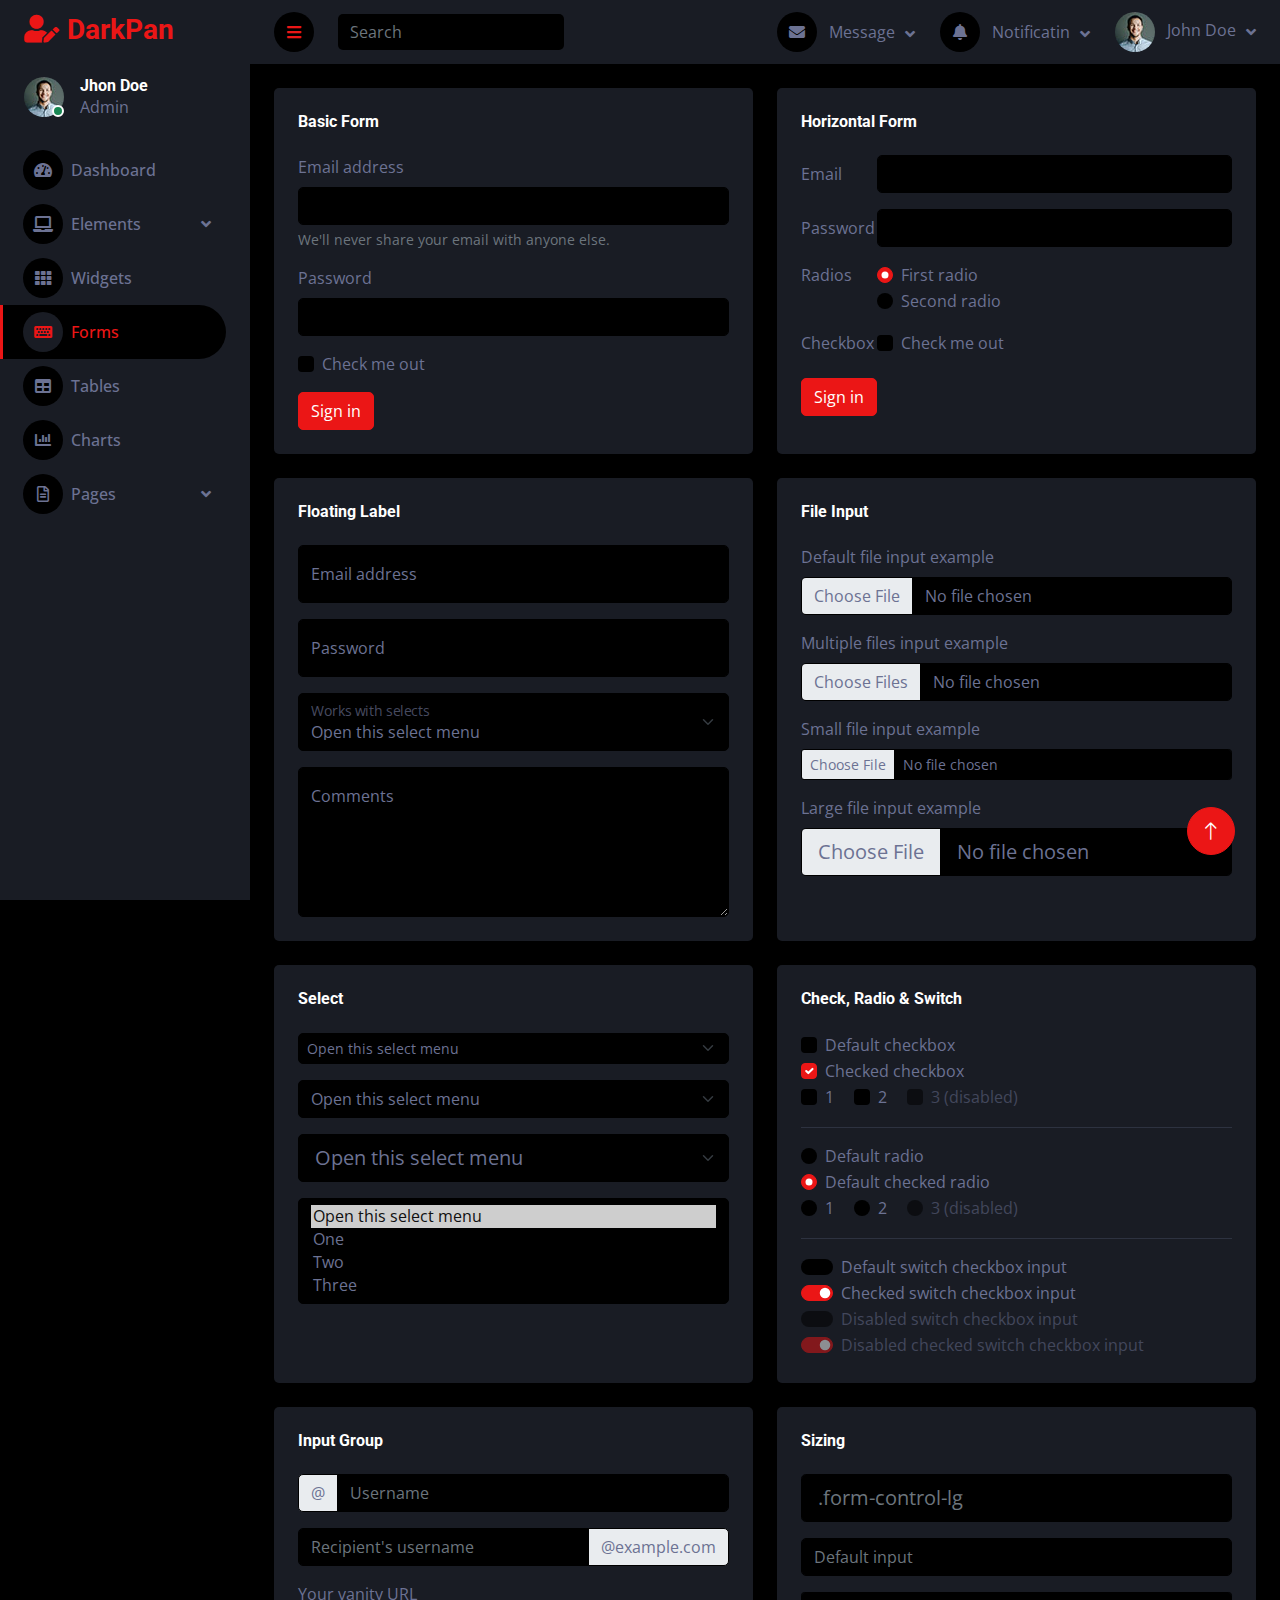
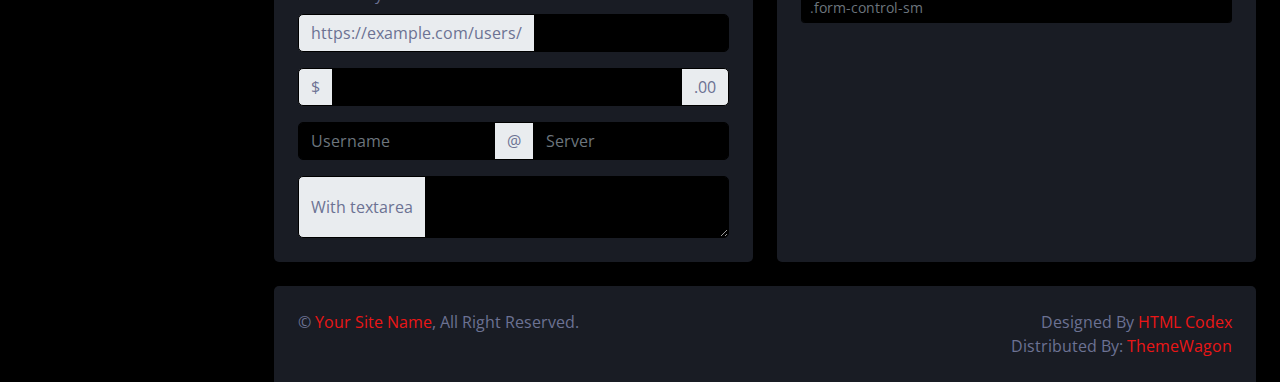
<file: admin/form.html>
<!DOCTYPE html>
<html lang="en">

<head>
    <meta charset="utf-8">
    <title>DarkPan - Bootstrap 5 Admin Template</title>
    <meta content="width=device-width, initial-scale=1.0" name="viewport">
    <meta content="" name="keywords">
    <meta content="" name="description">

    <!-- Favicon -->
    <link href="img/favicon.ico" rel="icon">

    <!-- Google Web Fonts -->
    <link rel="preconnect" href="https://fonts.googleapis.com">
    <link rel="preconnect" href="https://fonts.gstatic.com" crossorigin>
    <link href="https://fonts.googleapis.com/css2?family=Open+Sans:wght@400;600&family=Roboto:wght@500;700&display=swap" rel="stylesheet"> 
    
    <!-- Icon Font Stylesheet -->
    <link href="https://cdnjs.cloudflare.com/ajax/libs/font-awesome/5.10.0/css/all.min.css" rel="stylesheet">
    <link href="https://cdn.jsdelivr.net/npm/bootstrap-icons@1.4.1/font/bootstrap-icons.css" rel="stylesheet">

    <!-- Libraries Stylesheet -->
    <link href="lib/owlcarousel/assets/owl.carousel.min.css" rel="stylesheet">
    <link href="lib/tempusdominus/css/tempusdominus-bootstrap-4.min.css" rel="stylesheet" />

    <!-- Customized Bootstrap Stylesheet -->
    <link href="css/bootstrap.min.css" rel="stylesheet">

    <!-- Template Stylesheet -->
    <link href="css/style.css" rel="stylesheet">
</head>

<body>
    <div class="container-fluid position-relative d-flex p-0">
        <!-- Spinner Start -->
        <div id="spinner" class="show bg-dark position-fixed translate-middle w-100 vh-100 top-50 start-50 d-flex align-items-center justify-content-center">
            <div class="spinner-border text-primary" style="width: 3rem; height: 3rem;" role="status">
                <span class="sr-only">Loading...</span>
            </div>
        </div>
        <!-- Spinner End -->


        <!-- Sidebar Start -->
        <div class="sidebar pe-4 pb-3">
            <nav class="navbar bg-secondary navbar-dark">
                <a href="index.html" class="navbar-brand mx-4 mb-3">
                    <h3 class="text-primary"><i class="fa fa-user-edit me-2"></i>DarkPan</h3>
                </a>
                <div class="d-flex align-items-center ms-4 mb-4">
                    <div class="position-relative">
                        <img class="rounded-circle" src="img/user.jpg" alt="" style="width: 40px; height: 40px;">
                        <div class="bg-success rounded-circle border border-2 border-white position-absolute end-0 bottom-0 p-1"></div>
                    </div>
                    <div class="ms-3">
                        <h6 class="mb-0">Jhon Doe</h6>
                        <span>Admin</span>
                    </div>
                </div>
                <div class="navbar-nav w-100">
                    <a href="index.html" class="nav-item nav-link"><i class="fa fa-tachometer-alt me-2"></i>Dashboard</a>
                    <div class="nav-item dropdown">
                        <a href="#" class="nav-link dropdown-toggle" data-bs-toggle="dropdown"><i class="fa fa-laptop me-2"></i>Elements</a>
                        <div class="dropdown-menu bg-transparent border-0">
                            <a href="button.html" class="dropdown-item">Buttons</a>
                            <a href="typography.html" class="dropdown-item">Typography</a>
                            <a href="element.html" class="dropdown-item">Other Elements</a>
                        </div>
                    </div>
                    <a href="widget.html" class="nav-item nav-link"><i class="fa fa-th me-2"></i>Widgets</a>
                    <a href="form.html" class="nav-item nav-link active"><i class="fa fa-keyboard me-2"></i>Forms</a>
                    <a href="table.html" class="nav-item nav-link"><i class="fa fa-table me-2"></i>Tables</a>
                    <a href="chart.html" class="nav-item nav-link"><i class="fa fa-chart-bar me-2"></i>Charts</a>
                    <div class="nav-item dropdown">
                        <a href="#" class="nav-link dropdown-toggle" data-bs-toggle="dropdown"><i class="far fa-file-alt me-2"></i>Pages</a>
                        <div class="dropdown-menu bg-transparent border-0">
                            <a href="signin.html" class="dropdown-item">Sign In</a>
                            <a href="signup.html" class="dropdown-item">Sign Up</a>
                            <a href="404.html" class="dropdown-item">404 Error</a>
                            <a href="blank.html" class="dropdown-item">Blank Page</a>
                        </div>
                    </div>
                </div>
            </nav>
        </div>
        <!-- Sidebar End -->


        <!-- Content Start -->
        <div class="content">
            <!-- Navbar Start -->
            <nav class="navbar navbar-expand bg-secondary navbar-dark sticky-top px-4 py-0">
                <a href="index.html" class="navbar-brand d-flex d-lg-none me-4">
                    <h2 class="text-primary mb-0"><i class="fa fa-user-edit"></i></h2>
                </a>
                <a href="#" class="sidebar-toggler flex-shrink-0">
                    <i class="fa fa-bars"></i>
                </a>
                <form class="d-none d-md-flex ms-4">
                    <input class="form-control bg-dark border-0" type="search" placeholder="Search">
                </form>
                <div class="navbar-nav align-items-center ms-auto">
                    <div class="nav-item dropdown">
                        <a href="#" class="nav-link dropdown-toggle" data-bs-toggle="dropdown">
                            <i class="fa fa-envelope me-lg-2"></i>
                            <span class="d-none d-lg-inline-flex">Message</span>
                        </a>
                        <div class="dropdown-menu dropdown-menu-end bg-secondary border-0 rounded-0 rounded-bottom m-0">
                            <a href="#" class="dropdown-item">
                                <div class="d-flex align-items-center">
                                    <img class="rounded-circle" src="img/user.jpg" alt="" style="width: 40px; height: 40px;">
                                    <div class="ms-2">
                                        <h6 class="fw-normal mb-0">Jhon send you a message</h6>
                                        <small>15 minutes ago</small>
                                    </div>
                                </div>
                            </a>
                            <hr class="dropdown-divider">
                            <a href="#" class="dropdown-item">
                                <div class="d-flex align-items-center">
                                    <img class="rounded-circle" src="img/user.jpg" alt="" style="width: 40px; height: 40px;">
                                    <div class="ms-2">
                                        <h6 class="fw-normal mb-0">Jhon send you a message</h6>
                                        <small>15 minutes ago</small>
                                    </div>
                                </div>
                            </a>
                            <hr class="dropdown-divider">
                            <a href="#" class="dropdown-item">
                                <div class="d-flex align-items-center">
                                    <img class="rounded-circle" src="img/user.jpg" alt="" style="width: 40px; height: 40px;">
                                    <div class="ms-2">
                                        <h6 class="fw-normal mb-0">Jhon send you a message</h6>
                                        <small>15 minutes ago</small>
                                    </div>
                                </div>
                            </a>
                            <hr class="dropdown-divider">
                            <a href="#" class="dropdown-item text-center">See all message</a>
                        </div>
                    </div>
                    <div class="nav-item dropdown">
                        <a href="#" class="nav-link dropdown-toggle" data-bs-toggle="dropdown">
                            <i class="fa fa-bell me-lg-2"></i>
                            <span class="d-none d-lg-inline-flex">Notificatin</span>
                        </a>
                        <div class="dropdown-menu dropdown-menu-end bg-secondary border-0 rounded-0 rounded-bottom m-0">
                            <a href="#" class="dropdown-item">
                                <h6 class="fw-normal mb-0">Profile updated</h6>
                                <small>15 minutes ago</small>
                            </a>
                            <hr class="dropdown-divider">
                            <a href="#" class="dropdown-item">
                                <h6 class="fw-normal mb-0">New user added</h6>
                                <small>15 minutes ago</small>
                            </a>
                            <hr class="dropdown-divider">
                            <a href="#" class="dropdown-item">
                                <h6 class="fw-normal mb-0">Password changed</h6>
                                <small>15 minutes ago</small>
                            </a>
                            <hr class="dropdown-divider">
                            <a href="#" class="dropdown-item text-center">See all notifications</a>
                        </div>
                    </div>
                    <div class="nav-item dropdown">
                        <a href="#" class="nav-link dropdown-toggle" data-bs-toggle="dropdown">
                            <img class="rounded-circle me-lg-2" src="img/user.jpg" alt="" style="width: 40px; height: 40px;">
                            <span class="d-none d-lg-inline-flex">John Doe</span>
                        </a>
                        <div class="dropdown-menu dropdown-menu-end bg-secondary border-0 rounded-0 rounded-bottom m-0">
                            <a href="#" class="dropdown-item">My Profile</a>
                            <a href="#" class="dropdown-item">Settings</a>
                            <a href="#" class="dropdown-item">Log Out</a>
                        </div>
                    </div>
                </div>
            </nav>
            <!-- Navbar End -->


            <!-- Form Start -->
            <div class="container-fluid pt-4 px-4">
                <div class="row g-4">
                    <div class="col-sm-12 col-xl-6">
                        <div class="bg-secondary rounded h-100 p-4">
                            <h6 class="mb-4">Basic Form</h6>
                            <form>
                                <div class="mb-3">
                                    <label for="exampleInputEmail1" class="form-label">Email address</label>
                                    <input type="email" class="form-control" id="exampleInputEmail1"
                                        aria-describedby="emailHelp">
                                    <div id="emailHelp" class="form-text">We'll never share your email with anyone else.
                                    </div>
                                </div>
                                <div class="mb-3">
                                    <label for="exampleInputPassword1" class="form-label">Password</label>
                                    <input type="password" class="form-control" id="exampleInputPassword1">
                                </div>
                                <div class="mb-3 form-check">
                                    <input type="checkbox" class="form-check-input" id="exampleCheck1">
                                    <label class="form-check-label" for="exampleCheck1">Check me out</label>
                                </div>
                                <button type="submit" class="btn btn-primary">Sign in</button>
                            </form>
                        </div>
                    </div>
                    <div class="col-sm-12 col-xl-6">
                        <div class="bg-secondary rounded h-100 p-4">
                            <h6 class="mb-4">Horizontal Form</h6>
                            <form>
                                <div class="row mb-3">
                                    <label for="inputEmail3" class="col-sm-2 col-form-label">Email</label>
                                    <div class="col-sm-10">
                                        <input type="email" class="form-control" id="inputEmail3">
                                    </div>
                                </div>
                                <div class="row mb-3">
                                    <label for="inputPassword3" class="col-sm-2 col-form-label">Password</label>
                                    <div class="col-sm-10">
                                        <input type="password" class="form-control" id="inputPassword3">
                                    </div>
                                </div>
                                <fieldset class="row mb-3">
                                    <legend class="col-form-label col-sm-2 pt-0">Radios</legend>
                                    <div class="col-sm-10">
                                        <div class="form-check">
                                            <input class="form-check-input" type="radio" name="gridRadios"
                                                id="gridRadios1" value="option1" checked>
                                            <label class="form-check-label" for="gridRadios1">
                                                First radio
                                            </label>
                                        </div>
                                        <div class="form-check">
                                            <input class="form-check-input" type="radio" name="gridRadios"
                                                id="gridRadios2" value="option2">
                                            <label class="form-check-label" for="gridRadios2">
                                                Second radio
                                            </label>
                                        </div>
                                    </div>
                                </fieldset>
                                <div class="row mb-3">
                                    <legend class="col-form-label col-sm-2 pt-0">Checkbox</legend>
                                    <div class="col-sm-10">
                                        <div class="form-check">
                                            <input class="form-check-input" type="checkbox" id="gridCheck1">
                                            <label class="form-check-label" for="gridCheck1">
                                                Check me out
                                            </label>
                                        </div>
                                    </div>
                                </div>
                                <button type="submit" class="btn btn-primary">Sign in</button>
                            </form>
                        </div>
                    </div>
                    <div class="col-sm-12 col-xl-6">
                        <div class="bg-secondary rounded h-100 p-4">
                            <h6 class="mb-4">Floating Label</h6>
                            <div class="form-floating mb-3">
                                <input type="email" class="form-control" id="floatingInput"
                                    placeholder="name@example.com">
                                <label for="floatingInput">Email address</label>
                            </div>
                            <div class="form-floating mb-3">
                                <input type="password" class="form-control" id="floatingPassword"
                                    placeholder="Password">
                                <label for="floatingPassword">Password</label>
                            </div>
                            <div class="form-floating mb-3">
                                <select class="form-select" id="floatingSelect"
                                    aria-label="Floating label select example">
                                    <option selected>Open this select menu</option>
                                    <option value="1">One</option>
                                    <option value="2">Two</option>
                                    <option value="3">Three</option>
                                </select>
                                <label for="floatingSelect">Works with selects</label>
                            </div>
                            <div class="form-floating">
                                <textarea class="form-control" placeholder="Leave a comment here"
                                    id="floatingTextarea" style="height: 150px;"></textarea>
                                <label for="floatingTextarea">Comments</label>
                            </div>
                        </div>
                    </div>
                    <div class="col-sm-12 col-xl-6">
                        <div class="bg-secondary rounded h-100 p-4">
                            <h6 class="mb-4">File Input</h6>
                            <div class="mb-3">
                                <label for="formFile" class="form-label">Default file input example</label>
                                <input class="form-control bg-dark" type="file" id="formFile">
                            </div>
                            <div class="mb-3">
                                <label for="formFileMultiple" class="form-label">Multiple files input example</label>
                                <input class="form-control bg-dark" type="file" id="formFileMultiple" multiple>
                            </div>
                            <div class="mb-3">
                                <label for="formFileSm" class="form-label">Small file input example</label>
                                <input class="form-control form-control-sm bg-dark" id="formFileSm" type="file">
                            </div>
                            <div>
                                <label for="formFileLg" class="form-label">Large file input example</label>
                                <input class="form-control form-control-lg bg-dark" id="formFileLg" type="file">
                            </div>
                        </div>
                    </div>
                    <div class="col-sm-12 col-xl-6">
                        <div class="bg-secondary rounded h-100 p-4">
                            <h6 class="mb-4">Select</h6>
                            <select class="form-select form-select-sm mb-3" aria-label=".form-select-sm example">
                                <option selected>Open this select menu</option>
                                <option value="1">One</option>
                                <option value="2">Two</option>
                                <option value="3">Three</option>
                            </select>
                            <select class="form-select mb-3" aria-label="Default select example">
                                <option selected>Open this select menu</option>
                                <option value="1">One</option>
                                <option value="2">Two</option>
                                <option value="3">Three</option>
                            </select>
                            <select class="form-select form-select-lg mb-3" aria-label=".form-select-lg example">
                                <option selected>Open this select menu</option>
                                <option value="1">One</option>
                                <option value="2">Two</option>
                                <option value="3">Three</option>
                            </select>
                            <select class="form-select" multiple aria-label="multiple select example">
                                <option selected>Open this select menu</option>
                                <option value="1">One</option>
                                <option value="2">Two</option>
                                <option value="3">Three</option>
                            </select>
                        </div>
                    </div>
                    <div class="col-sm-12 col-xl-6">
                        <div class="bg-secondary rounded h-100 p-4">
                            <h6 class="mb-4">Check, Radio & Switch</h6>
                            <div class="form-check">
                                <input class="form-check-input" type="checkbox" value="" id="flexCheckDefault">
                                <label class="form-check-label" for="flexCheckDefault">
                                    Default checkbox
                                </label>
                            </div>
                            <div class="form-check">
                                <input class="form-check-input" type="checkbox" value="" id="flexCheckChecked" checked>
                                <label class="form-check-label" for="flexCheckChecked">
                                    Checked checkbox
                                </label>
                            </div>
                            <div class="form-check form-check-inline">
                                <input class="form-check-input" type="checkbox" id="inlineCheckbox1" value="option1">
                                <label class="form-check-label" for="inlineCheckbox1">1</label>
                            </div>
                            <div class="form-check form-check-inline">
                                <input class="form-check-input" type="checkbox" id="inlineCheckbox2" value="option2">
                                <label class="form-check-label" for="inlineCheckbox2">2</label>
                            </div>
                            <div class="form-check form-check-inline">
                                <input class="form-check-input" type="checkbox" id="inlineCheckbox3" value="option3"
                                    disabled>
                                <label class="form-check-label" for="inlineCheckbox3">3 (disabled)</label>
                            </div>
                            <hr>
                            <div class="form-check">
                                <input class="form-check-input" type="radio" name="flexRadioDefault"
                                    id="flexRadioDefault1">
                                <label class="form-check-label" for="flexRadioDefault1">
                                    Default radio
                                </label>
                            </div>
                            <div class="form-check">
                                <input class="form-check-input" type="radio" name="flexRadioDefault"
                                    id="flexRadioDefault2" checked>
                                <label class="form-check-label" for="flexRadioDefault2">
                                    Default checked radio
                                </label>
                            </div>
                            <div class="form-check form-check-inline">
                                <input class="form-check-input" type="radio" name="inlineRadioOptions" id="inlineRadio1"
                                    value="option1">
                                <label class="form-check-label" for="inlineRadio1">1</label>
                            </div>
                            <div class="form-check form-check-inline">
                                <input class="form-check-input" type="radio" name="inlineRadioOptions" id="inlineRadio2"
                                    value="option2">
                                <label class="form-check-label" for="inlineRadio2">2</label>
                            </div>
                            <div class="form-check form-check-inline">
                                <input class="form-check-input" type="radio" name="inlineRadioOptions" id="inlineRadio3"
                                    value="option3" disabled>
                                <label class="form-check-label" for="inlineRadio3">3 (disabled)</label>
                            </div>
                            <hr>
                            <div class="form-check form-switch">
                                <input class="form-check-input" type="checkbox" role="switch"
                                    id="flexSwitchCheckDefault">
                                <label class="form-check-label" for="flexSwitchCheckDefault">Default switch checkbox
                                    input</label>
                            </div>
                            <div class="form-check form-switch">
                                <input class="form-check-input" type="checkbox" role="switch"
                                    id="flexSwitchCheckChecked" checked>
                                <label class="form-check-label" for="flexSwitchCheckChecked">Checked switch checkbox
                                    input</label>
                            </div>
                            <div class="form-check form-switch">
                                <input class="form-check-input" type="checkbox" role="switch"
                                    id="flexSwitchCheckDisabled" disabled>
                                <label class="form-check-label" for="flexSwitchCheckDisabled">Disabled switch checkbox
                                    input</label>
                            </div>
                            <div class="form-check form-switch">
                                <input class="form-check-input" type="checkbox" role="switch"
                                    id="flexSwitchCheckCheckedDisabled" checked disabled>
                                <label class="form-check-label" for="flexSwitchCheckCheckedDisabled">Disabled checked
                                    switch checkbox input</label>
                            </div>
                        </div>
                    </div>
                    <div class="col-sm-12 col-xl-6">
                        <div class="bg-secondary rounded h-100 p-4">
                            <h6 class="mb-4">Input Group</h6>
                            <div class="input-group mb-3">
                                <span class="input-group-text" id="basic-addon1">@</span>
                                <input type="text" class="form-control" placeholder="Username" aria-label="Username"
                                    aria-describedby="basic-addon1">
                            </div>
                            <div class="input-group mb-3">
                                <input type="text" class="form-control" placeholder="Recipient's username"
                                    aria-label="Recipient's username" aria-describedby="basic-addon2">
                                <span class="input-group-text" id="basic-addon2">@example.com</span>
                            </div>
                            <label for="basic-url" class="form-label">Your vanity URL</label>
                            <div class="input-group mb-3">
                                <span class="input-group-text" id="basic-addon3">https://example.com/users/</span>
                                <input type="text" class="form-control" id="basic-url" aria-describedby="basic-addon3">
                            </div>
                            <div class="input-group mb-3">
                                <span class="input-group-text">$</span>
                                <input type="text" class="form-control" aria-label="Amount (to the nearest dollar)">
                                <span class="input-group-text">.00</span>
                            </div>
                            <div class="input-group mb-3">
                                <input type="text" class="form-control" placeholder="Username" aria-label="Username">
                                <span class="input-group-text">@</span>
                                <input type="text" class="form-control" placeholder="Server" aria-label="Server">
                            </div>
                            <div class="input-group">
                                <span class="input-group-text">With textarea</span>
                                <textarea class="form-control" aria-label="With textarea"></textarea>
                            </div>
                        </div>
                    </div>
                    <div class="col-sm-12 col-xl-6">
                        <div class="bg-secondary rounded h-100 p-4">
                            <h6 class="mb-4">Sizing</h6>
                            <input class="form-control form-control-lg mb-3" type="text" placeholder=".form-control-lg"
                                aria-label=".form-control-lg example">
                            <input class="form-control mb-3" type="text" placeholder="Default input"
                                aria-label="default input example">
                            <input class="form-control form-control-sm" type="text" placeholder=".form-control-sm"
                                aria-label=".form-control-sm example">
                        </div>
                    </div>
                </div>
            </div>
            <!-- Form End -->


            <!-- Footer Start -->
            <div class="container-fluid pt-4 px-4">
                <div class="bg-secondary rounded-top p-4">
                    <div class="row">
                        <div class="col-12 col-sm-6 text-center text-sm-start">
                            &copy; <a href="#">Your Site Name</a>, All Right Reserved. 
                        </div>
                        <div class="col-12 col-sm-6 text-center text-sm-end">
                            <!--/*** This template is free as long as you keep the footer author’s credit link/attribution link/backlink. If you'd like to use the template without the footer author’s credit link/attribution link/backlink, you can purchase the Credit Removal License from "https://htmlcodex.com/credit-removal". Thank you for your support. ***/-->
                            Designed By <a href="https://htmlcodex.com">HTML Codex</a>
                            <br>Distributed By: <a href="https://themewagon.com" target="_blank">ThemeWagon</a>
                        </div>
                    </div>
                </div>
            </div>
            <!-- Footer End -->
        </div>
        <!-- Content End -->


        <!-- Back to Top -->
        <a href="#" class="btn btn-lg btn-primary btn-lg-square back-to-top"><i class="bi bi-arrow-up"></i></a>
    </div>

    <!-- JavaScript Libraries -->
    <script src="https://code.jquery.com/jquery-3.4.1.min.js"></script>
    <script src="https://cdn.jsdelivr.net/npm/bootstrap@5.0.0/dist/js/bootstrap.bundle.min.js"></script>
    <script src="lib/chart/chart.min.js"></script>
    <script src="lib/easing/easing.min.js"></script>
    <script src="lib/waypoints/waypoints.min.js"></script>
    <script src="lib/owlcarousel/owl.carousel.min.js"></script>
    <script src="lib/tempusdominus/js/moment.min.js"></script>
    <script src="lib/tempusdominus/js/moment-timezone.min.js"></script>
    <script src="lib/tempusdominus/js/tempusdominus-bootstrap-4.min.js"></script>

    <!-- Template Javascript -->
    <script src="js/main.js"></script>
</body>

</html>
</file>
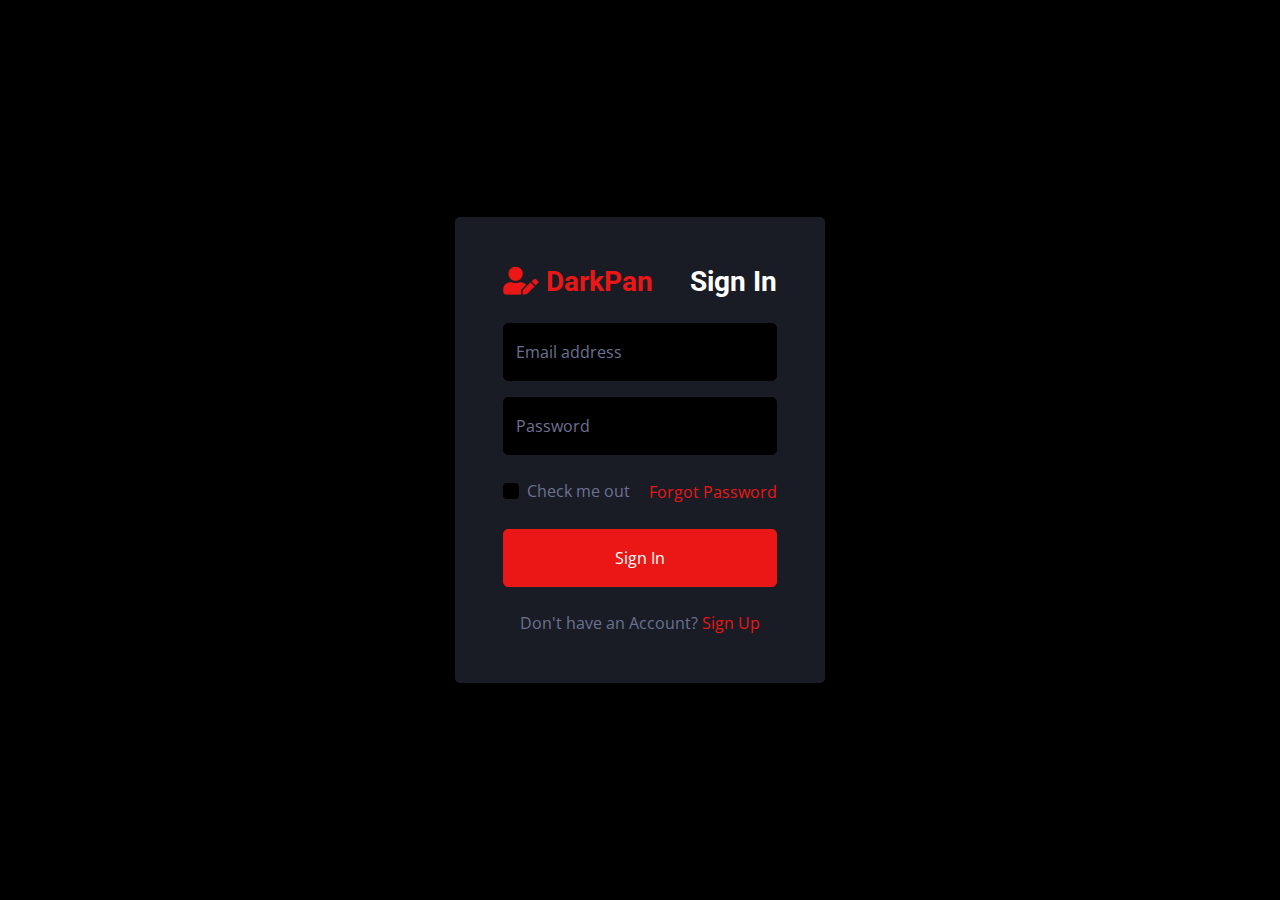
<file: admin/signin.html>
<!DOCTYPE html>
<html lang="en">

<head>
    <meta charset="utf-8">
    <title>DarkPan - Bootstrap 5 Admin Template</title>
    <meta content="width=device-width, initial-scale=1.0" name="viewport">
    <meta content="" name="keywords">
    <meta content="" name="description">

    <!-- Favicon -->
    <link href="img/favicon.ico" rel="icon">

    <!-- Google Web Fonts -->
    <link rel="preconnect" href="https://fonts.googleapis.com">
    <link rel="preconnect" href="https://fonts.gstatic.com" crossorigin>
    <link href="https://fonts.googleapis.com/css2?family=Open+Sans:wght@400;600&family=Roboto:wght@500;700&display=swap" rel="stylesheet"> 
    
    <!-- Icon Font Stylesheet -->
    <link href="https://cdnjs.cloudflare.com/ajax/libs/font-awesome/5.10.0/css/all.min.css" rel="stylesheet">
    <link href="https://cdn.jsdelivr.net/npm/bootstrap-icons@1.4.1/font/bootstrap-icons.css" rel="stylesheet">

    <!-- Libraries Stylesheet -->
    <link href="lib/owlcarousel/assets/owl.carousel.min.css" rel="stylesheet">
    <link href="lib/tempusdominus/css/tempusdominus-bootstrap-4.min.css" rel="stylesheet" />

    <!-- Customized Bootstrap Stylesheet -->
    <link href="css/bootstrap.min.css" rel="stylesheet">

    <!-- Template Stylesheet -->
    <link href="css/style.css" rel="stylesheet">
</head>

<body>
    <div class="container-fluid position-relative d-flex p-0">
        <!-- Spinner Start -->
        <div id="spinner" class="show bg-dark position-fixed translate-middle w-100 vh-100 top-50 start-50 d-flex align-items-center justify-content-center">
            <div class="spinner-border text-primary" style="width: 3rem; height: 3rem;" role="status">
                <span class="sr-only">Loading...</span>
            </div>
        </div>
        <!-- Spinner End -->


        <!-- Sign In Start -->
        <div class="container-fluid">
            <div class="row h-100 align-items-center justify-content-center" style="min-height: 100vh;">
                <div class="col-12 col-sm-8 col-md-6 col-lg-5 col-xl-4">
                    <div class="bg-secondary rounded p-4 p-sm-5 my-4 mx-3">
                        <div class="d-flex align-items-center justify-content-between mb-3">
                            <a href="index.html" class="">
                                <h3 class="text-primary"><i class="fa fa-user-edit me-2"></i>DarkPan</h3>
                            </a>
                            <h3>Sign In</h3>
                        </div>
                        <div class="form-floating mb-3">
                            <input type="email" class="form-control" id="floatingInput" placeholder="name@example.com">
                            <label for="floatingInput">Email address</label>
                        </div>
                        <div class="form-floating mb-4">
                            <input type="password" class="form-control" id="floatingPassword" placeholder="Password">
                            <label for="floatingPassword">Password</label>
                        </div>
                        <div class="d-flex align-items-center justify-content-between mb-4">
                            <div class="form-check">
                                <input type="checkbox" class="form-check-input" id="exampleCheck1">
                                <label class="form-check-label" for="exampleCheck1">Check me out</label>
                            </div>
                            <a href="">Forgot Password</a>
                        </div>
                        <button type="submit" class="btn btn-primary py-3 w-100 mb-4">Sign In</button>
                        <p class="text-center mb-0">Don't have an Account? <a href="">Sign Up</a></p>
                    </div>
                </div>
            </div>
        </div>
        <!-- Sign In End -->
    </div>

    <!-- JavaScript Libraries -->
    <script src="https://code.jquery.com/jquery-3.4.1.min.js"></script>
    <script src="https://cdn.jsdelivr.net/npm/bootstrap@5.0.0/dist/js/bootstrap.bundle.min.js"></script>
    <script src="lib/chart/chart.min.js"></script>
    <script src="lib/easing/easing.min.js"></script>
    <script src="lib/waypoints/waypoints.min.js"></script>
    <script src="lib/owlcarousel/owl.carousel.min.js"></script>
    <script src="lib/tempusdominus/js/moment.min.js"></script>
    <script src="lib/tempusdominus/js/moment-timezone.min.js"></script>
    <script src="lib/tempusdominus/js/tempusdominus-bootstrap-4.min.js"></script>

    <!-- Template Javascript -->
    <script src="js/main.js"></script>
</body>

</html>
</file>
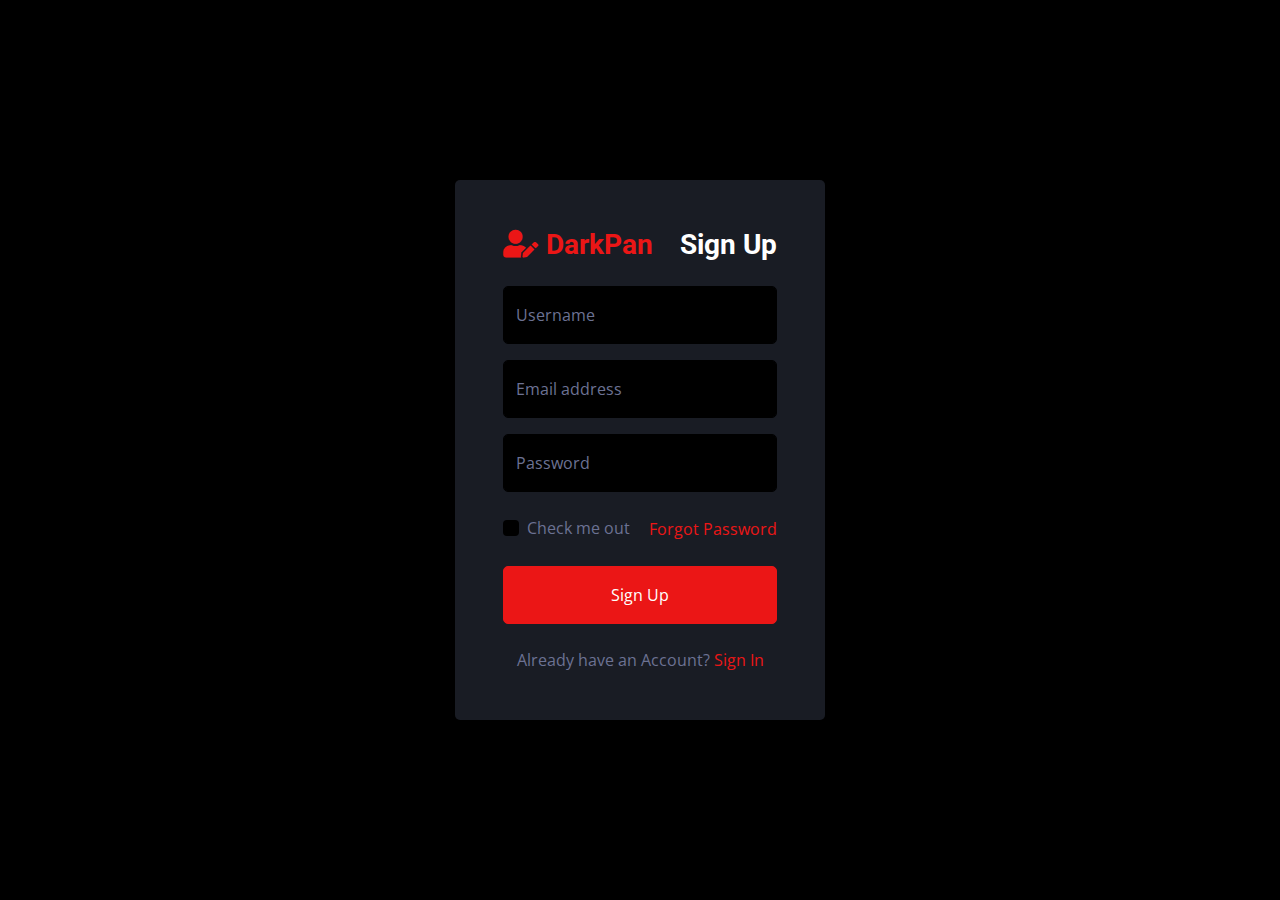
<file: admin/signup.html>
<!DOCTYPE html>
<html lang="en">

<head>
    <meta charset="utf-8">
    <title>DarkPan - Bootstrap 5 Admin Template</title>
    <meta content="width=device-width, initial-scale=1.0" name="viewport">
    <meta content="" name="keywords">
    <meta content="" name="description">

    <!-- Favicon -->
    <link href="img/favicon.ico" rel="icon">

    <!-- Google Web Fonts -->
    <link rel="preconnect" href="https://fonts.googleapis.com">
    <link rel="preconnect" href="https://fonts.gstatic.com" crossorigin>
    <link href="https://fonts.googleapis.com/css2?family=Open+Sans:wght@400;600&family=Roboto:wght@500;700&display=swap" rel="stylesheet"> 
    
    <!-- Icon Font Stylesheet -->
    <link href="https://cdnjs.cloudflare.com/ajax/libs/font-awesome/5.10.0/css/all.min.css" rel="stylesheet">
    <link href="https://cdn.jsdelivr.net/npm/bootstrap-icons@1.4.1/font/bootstrap-icons.css" rel="stylesheet">

    <!-- Libraries Stylesheet -->
    <link href="lib/owlcarousel/assets/owl.carousel.min.css" rel="stylesheet">
    <link href="lib/tempusdominus/css/tempusdominus-bootstrap-4.min.css" rel="stylesheet" />

    <!-- Customized Bootstrap Stylesheet -->
    <link href="css/bootstrap.min.css" rel="stylesheet">

    <!-- Template Stylesheet -->
    <link href="css/style.css" rel="stylesheet">
</head>

<body>
    <div class="container-fluid position-relative d-flex p-0">
        <!-- Spinner Start -->
        <div id="spinner" class="show bg-dark position-fixed translate-middle w-100 vh-100 top-50 start-50 d-flex align-items-center justify-content-center">
            <div class="spinner-border text-primary" style="width: 3rem; height: 3rem;" role="status">
                <span class="sr-only">Loading...</span>
            </div>
        </div>
        <!-- Spinner End -->


        <!-- Sign Up Start -->
        <div class="container-fluid">
            <div class="row h-100 align-items-center justify-content-center" style="min-height: 100vh;">
                <div class="col-12 col-sm-8 col-md-6 col-lg-5 col-xl-4">
                    <div class="bg-secondary rounded p-4 p-sm-5 my-4 mx-3">
                        <div class="d-flex align-items-center justify-content-between mb-3">
                            <a href="index.html" class="">
                                <h3 class="text-primary"><i class="fa fa-user-edit me-2"></i>DarkPan</h3>
                            </a>
                            <h3>Sign Up</h3>
                        </div>
                        <div class="form-floating mb-3">
                            <input type="text" class="form-control" id="floatingText" placeholder="jhondoe">
                            <label for="floatingText">Username</label>
                        </div>
                        <div class="form-floating mb-3">
                            <input type="email" class="form-control" id="floatingInput" placeholder="name@example.com">
                            <label for="floatingInput">Email address</label>
                        </div>
                        <div class="form-floating mb-4">
                            <input type="password" class="form-control" id="floatingPassword" placeholder="Password">
                            <label for="floatingPassword">Password</label>
                        </div>
                        <div class="d-flex align-items-center justify-content-between mb-4">
                            <div class="form-check">
                                <input type="checkbox" class="form-check-input" id="exampleCheck1">
                                <label class="form-check-label" for="exampleCheck1">Check me out</label>
                            </div>
                            <a href="">Forgot Password</a>
                        </div>
                        <button type="submit" class="btn btn-primary py-3 w-100 mb-4">Sign Up</button>
                        <p class="text-center mb-0">Already have an Account? <a href="">Sign In</a></p>
                    </div>
                </div>
            </div>
        </div>
        <!-- Sign Up End -->
    </div>

    <!-- JavaScript Libraries -->
    <script src="https://code.jquery.com/jquery-3.4.1.min.js"></script>
    <script src="https://cdn.jsdelivr.net/npm/bootstrap@5.0.0/dist/js/bootstrap.bundle.min.js"></script>
    <script src="lib/chart/chart.min.js"></script>
    <script src="lib/easing/easing.min.js"></script>
    <script src="lib/waypoints/waypoints.min.js"></script>
    <script src="lib/owlcarousel/owl.carousel.min.js"></script>
    <script src="lib/tempusdominus/js/moment.min.js"></script>
    <script src="lib/tempusdominus/js/moment-timezone.min.js"></script>
    <script src="lib/tempusdominus/js/tempusdominus-bootstrap-4.min.js"></script>

    <!-- Template Javascript -->
    <script src="js/main.js"></script>
</body>

</html>
</file>
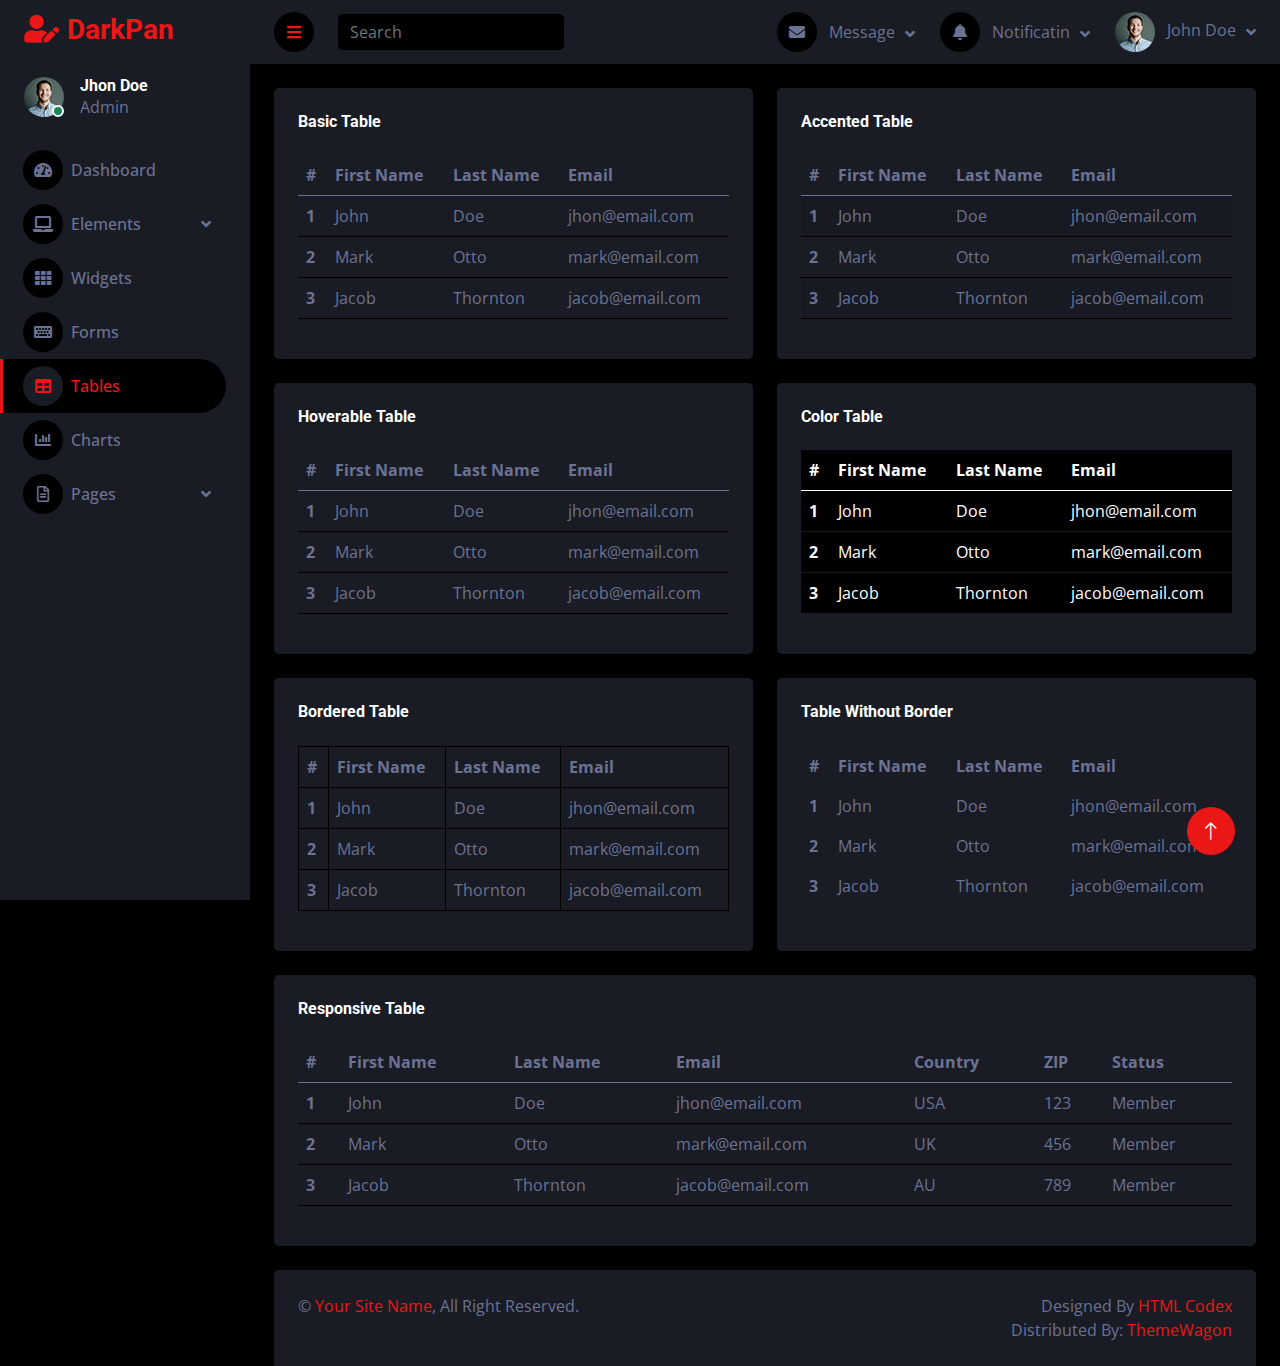
<file: admin/table.html>
<!DOCTYPE html>
<html lang="en">

<head>
    <meta charset="utf-8">
    <title>DarkPan - Bootstrap 5 Admin Template</title>
    <meta content="width=device-width, initial-scale=1.0" name="viewport">
    <meta content="" name="keywords">
    <meta content="" name="description">

    <!-- Favicon -->
    <link href="img/favicon.ico" rel="icon">

    <!-- Google Web Fonts -->
    <link rel="preconnect" href="https://fonts.googleapis.com">
    <link rel="preconnect" href="https://fonts.gstatic.com" crossorigin>
    <link href="https://fonts.googleapis.com/css2?family=Open+Sans:wght@400;600&family=Roboto:wght@500;700&display=swap" rel="stylesheet"> 
    
    <!-- Icon Font Stylesheet -->
    <link href="https://cdnjs.cloudflare.com/ajax/libs/font-awesome/5.10.0/css/all.min.css" rel="stylesheet">
    <link href="https://cdn.jsdelivr.net/npm/bootstrap-icons@1.4.1/font/bootstrap-icons.css" rel="stylesheet">

    <!-- Libraries Stylesheet -->
    <link href="lib/owlcarousel/assets/owl.carousel.min.css" rel="stylesheet">
    <link href="lib/tempusdominus/css/tempusdominus-bootstrap-4.min.css" rel="stylesheet" />

    <!-- Customized Bootstrap Stylesheet -->
    <link href="css/bootstrap.min.css" rel="stylesheet">

    <!-- Template Stylesheet -->
    <link href="css/style.css" rel="stylesheet">
</head>

<body>
    <div class="container-fluid position-relative d-flex p-0">
        <!-- Spinner Start -->
        <div id="spinner" class="show bg-dark position-fixed translate-middle w-100 vh-100 top-50 start-50 d-flex align-items-center justify-content-center">
            <div class="spinner-border text-primary" style="width: 3rem; height: 3rem;" role="status">
                <span class="sr-only">Loading...</span>
            </div>
        </div>
        <!-- Spinner End -->


        <!-- Sidebar Start -->
        <div class="sidebar pe-4 pb-3">
            <nav class="navbar bg-secondary navbar-dark">
                <a href="index.html" class="navbar-brand mx-4 mb-3">
                    <h3 class="text-primary"><i class="fa fa-user-edit me-2"></i>DarkPan</h3>
                </a>
                <div class="d-flex align-items-center ms-4 mb-4">
                    <div class="position-relative">
                        <img class="rounded-circle" src="img/user.jpg" alt="" style="width: 40px; height: 40px;">
                        <div class="bg-success rounded-circle border border-2 border-white position-absolute end-0 bottom-0 p-1"></div>
                    </div>
                    <div class="ms-3">
                        <h6 class="mb-0">Jhon Doe</h6>
                        <span>Admin</span>
                    </div>
                </div>
                <div class="navbar-nav w-100">
                    <a href="index.html" class="nav-item nav-link"><i class="fa fa-tachometer-alt me-2"></i>Dashboard</a>
                    <div class="nav-item dropdown">
                        <a href="#" class="nav-link dropdown-toggle" data-bs-toggle="dropdown"><i class="fa fa-laptop me-2"></i>Elements</a>
                        <div class="dropdown-menu bg-transparent border-0">
                            <a href="button.html" class="dropdown-item">Buttons</a>
                            <a href="typography.html" class="dropdown-item">Typography</a>
                            <a href="element.html" class="dropdown-item">Other Elements</a>
                        </div>
                    </div>
                    <a href="widget.html" class="nav-item nav-link"><i class="fa fa-th me-2"></i>Widgets</a>
                    <a href="form.html" class="nav-item nav-link"><i class="fa fa-keyboard me-2"></i>Forms</a>
                    <a href="table.html" class="nav-item nav-link active"><i class="fa fa-table me-2"></i>Tables</a>
                    <a href="chart.html" class="nav-item nav-link"><i class="fa fa-chart-bar me-2"></i>Charts</a>
                    <div class="nav-item dropdown">
                        <a href="#" class="nav-link dropdown-toggle" data-bs-toggle="dropdown"><i class="far fa-file-alt me-2"></i>Pages</a>
                        <div class="dropdown-menu bg-transparent border-0">
                            <a href="signin.html" class="dropdown-item">Sign In</a>
                            <a href="signup.html" class="dropdown-item">Sign Up</a>
                            <a href="404.html" class="dropdown-item">404 Error</a>
                            <a href="blank.html" class="dropdown-item">Blank Page</a>
                        </div>
                    </div>
                </div>
            </nav>
        </div>
        <!-- Sidebar End -->


        <!-- Content Start -->
        <div class="content">
            <!-- Navbar Start -->
            <nav class="navbar navbar-expand bg-secondary navbar-dark sticky-top px-4 py-0">
                <a href="index.html" class="navbar-brand d-flex d-lg-none me-4">
                    <h2 class="text-primary mb-0"><i class="fa fa-user-edit"></i></h2>
                </a>
                <a href="#" class="sidebar-toggler flex-shrink-0">
                    <i class="fa fa-bars"></i>
                </a>
                <form class="d-none d-md-flex ms-4">
                    <input class="form-control bg-dark border-0" type="search" placeholder="Search">
                </form>
                <div class="navbar-nav align-items-center ms-auto">
                    <div class="nav-item dropdown">
                        <a href="#" class="nav-link dropdown-toggle" data-bs-toggle="dropdown">
                            <i class="fa fa-envelope me-lg-2"></i>
                            <span class="d-none d-lg-inline-flex">Message</span>
                        </a>
                        <div class="dropdown-menu dropdown-menu-end bg-secondary border-0 rounded-0 rounded-bottom m-0">
                            <a href="#" class="dropdown-item">
                                <div class="d-flex align-items-center">
                                    <img class="rounded-circle" src="img/user.jpg" alt="" style="width: 40px; height: 40px;">
                                    <div class="ms-2">
                                        <h6 class="fw-normal mb-0">Jhon send you a message</h6>
                                        <small>15 minutes ago</small>
                                    </div>
                                </div>
                            </a>
                            <hr class="dropdown-divider">
                            <a href="#" class="dropdown-item">
                                <div class="d-flex align-items-center">
                                    <img class="rounded-circle" src="img/user.jpg" alt="" style="width: 40px; height: 40px;">
                                    <div class="ms-2">
                                        <h6 class="fw-normal mb-0">Jhon send you a message</h6>
                                        <small>15 minutes ago</small>
                                    </div>
                                </div>
                            </a>
                            <hr class="dropdown-divider">
                            <a href="#" class="dropdown-item">
                                <div class="d-flex align-items-center">
                                    <img class="rounded-circle" src="img/user.jpg" alt="" style="width: 40px; height: 40px;">
                                    <div class="ms-2">
                                        <h6 class="fw-normal mb-0">Jhon send you a message</h6>
                                        <small>15 minutes ago</small>
                                    </div>
                                </div>
                            </a>
                            <hr class="dropdown-divider">
                            <a href="#" class="dropdown-item text-center">See all message</a>
                        </div>
                    </div>
                    <div class="nav-item dropdown">
                        <a href="#" class="nav-link dropdown-toggle" data-bs-toggle="dropdown">
                            <i class="fa fa-bell me-lg-2"></i>
                            <span class="d-none d-lg-inline-flex">Notificatin</span>
                        </a>
                        <div class="dropdown-menu dropdown-menu-end bg-secondary border-0 rounded-0 rounded-bottom m-0">
                            <a href="#" class="dropdown-item">
                                <h6 class="fw-normal mb-0">Profile updated</h6>
                                <small>15 minutes ago</small>
                            </a>
                            <hr class="dropdown-divider">
                            <a href="#" class="dropdown-item">
                                <h6 class="fw-normal mb-0">New user added</h6>
                                <small>15 minutes ago</small>
                            </a>
                            <hr class="dropdown-divider">
                            <a href="#" class="dropdown-item">
                                <h6 class="fw-normal mb-0">Password changed</h6>
                                <small>15 minutes ago</small>
                            </a>
                            <hr class="dropdown-divider">
                            <a href="#" class="dropdown-item text-center">See all notifications</a>
                        </div>
                    </div>
                    <div class="nav-item dropdown">
                        <a href="#" class="nav-link dropdown-toggle" data-bs-toggle="dropdown">
                            <img class="rounded-circle me-lg-2" src="img/user.jpg" alt="" style="width: 40px; height: 40px;">
                            <span class="d-none d-lg-inline-flex">John Doe</span>
                        </a>
                        <div class="dropdown-menu dropdown-menu-end bg-secondary border-0 rounded-0 rounded-bottom m-0">
                            <a href="#" class="dropdown-item">My Profile</a>
                            <a href="#" class="dropdown-item">Settings</a>
                            <a href="#" class="dropdown-item">Log Out</a>
                        </div>
                    </div>
                </div>
            </nav>
            <!-- Navbar End -->


            <!-- Table Start -->
            <div class="container-fluid pt-4 px-4">
                <div class="row g-4">
                    <div class="col-sm-12 col-xl-6">
                        <div class="bg-secondary rounded h-100 p-4">
                            <h6 class="mb-4">Basic Table</h6>
                            <table class="table">
                                <thead>
                                    <tr>
                                        <th scope="col">#</th>
                                        <th scope="col">First Name</th>
                                        <th scope="col">Last Name</th>
                                        <th scope="col">Email</th>
                                    </tr>
                                </thead>
                                <tbody>
                                    <tr>
                                        <th scope="row">1</th>
                                        <td>John</td>
                                        <td>Doe</td>
                                        <td>jhon@email.com</td>
                                    </tr>
                                    <tr>
                                        <th scope="row">2</th>
                                        <td>Mark</td>
                                        <td>Otto</td>
                                        <td>mark@email.com</td>
                                    </tr>
                                    <tr>
                                        <th scope="row">3</th>
                                        <td>Jacob</td>
                                        <td>Thornton</td>
                                        <td>jacob@email.com</td>
                                    </tr>
                                </tbody>
                            </table>
                        </div>
                    </div>
                    <div class="col-sm-12 col-xl-6">
                        <div class="bg-secondary rounded h-100 p-4">
                            <h6 class="mb-4">Accented Table</h6>
                            <table class="table table-striped">
                                <thead>
                                    <tr>
                                        <th scope="col">#</th>
                                        <th scope="col">First Name</th>
                                        <th scope="col">Last Name</th>
                                        <th scope="col">Email</th>
                                    </tr>
                                </thead>
                                <tbody>
                                    <tr>
                                        <th scope="row">1</th>
                                        <td>John</td>
                                        <td>Doe</td>
                                        <td>jhon@email.com</td>
                                    </tr>
                                    <tr>
                                        <th scope="row">2</th>
                                        <td>Mark</td>
                                        <td>Otto</td>
                                        <td>mark@email.com</td>
                                    </tr>
                                    <tr>
                                        <th scope="row">3</th>
                                        <td>Jacob</td>
                                        <td>Thornton</td>
                                        <td>jacob@email.com</td>
                                    </tr>
                                </tbody>
                            </table>
                        </div>
                    </div>
                    <div class="col-sm-12 col-xl-6">
                        <div class="bg-secondary rounded h-100 p-4">
                            <h6 class="mb-4">Hoverable Table</h6>
                            <table class="table table-hover">
                                <thead>
                                    <tr>
                                        <th scope="col">#</th>
                                        <th scope="col">First Name</th>
                                        <th scope="col">Last Name</th>
                                        <th scope="col">Email</th>
                                    </tr>
                                </thead>
                                <tbody>
                                    <tr>
                                        <th scope="row">1</th>
                                        <td>John</td>
                                        <td>Doe</td>
                                        <td>jhon@email.com</td>
                                    </tr>
                                    <tr>
                                        <th scope="row">2</th>
                                        <td>Mark</td>
                                        <td>Otto</td>
                                        <td>mark@email.com</td>
                                    </tr>
                                    <tr>
                                        <th scope="row">3</th>
                                        <td>Jacob</td>
                                        <td>Thornton</td>
                                        <td>jacob@email.com</td>
                                    </tr>
                                </tbody>
                            </table>
                        </div>
                    </div>
                    <div class="col-sm-12 col-xl-6">
                        <div class="bg-secondary rounded h-100 p-4">
                            <h6 class="mb-4">Color Table</h6>
                            <table class="table table-dark">
                                <thead>
                                    <tr>
                                        <th scope="col">#</th>
                                        <th scope="col">First Name</th>
                                        <th scope="col">Last Name</th>
                                        <th scope="col">Email</th>
                                    </tr>
                                </thead>
                                <tbody>
                                    <tr>
                                        <th scope="row">1</th>
                                        <td>John</td>
                                        <td>Doe</td>
                                        <td>jhon@email.com</td>
                                    </tr>
                                    <tr>
                                        <th scope="row">2</th>
                                        <td>Mark</td>
                                        <td>Otto</td>
                                        <td>mark@email.com</td>
                                    </tr>
                                    <tr>
                                        <th scope="row">3</th>
                                        <td>Jacob</td>
                                        <td>Thornton</td>
                                        <td>jacob@email.com</td>
                                    </tr>
                                </tbody>
                            </table>
                        </div>
                    </div>
                    <div class="col-sm-12 col-xl-6">
                        <div class="bg-secondary rounded h-100 p-4">
                            <h6 class="mb-4">Bordered Table</h6>
                            <table class="table table-bordered">
                                <thead>
                                    <tr>
                                        <th scope="col">#</th>
                                        <th scope="col">First Name</th>
                                        <th scope="col">Last Name</th>
                                        <th scope="col">Email</th>
                                    </tr>
                                </thead>
                                <tbody>
                                    <tr>
                                        <th scope="row">1</th>
                                        <td>John</td>
                                        <td>Doe</td>
                                        <td>jhon@email.com</td>
                                    </tr>
                                    <tr>
                                        <th scope="row">2</th>
                                        <td>Mark</td>
                                        <td>Otto</td>
                                        <td>mark@email.com</td>
                                    </tr>
                                    <tr>
                                        <th scope="row">3</th>
                                        <td>Jacob</td>
                                        <td>Thornton</td>
                                        <td>jacob@email.com</td>
                                    </tr>
                                </tbody>
                            </table>
                        </div>
                    </div>
                    <div class="col-sm-12 col-xl-6">
                        <div class="bg-secondary rounded h-100 p-4">
                            <h6 class="mb-4">Table Without Border</h6>
                            <table class="table table-borderless">
                                <thead>
                                    <tr>
                                        <th scope="col">#</th>
                                        <th scope="col">First Name</th>
                                        <th scope="col">Last Name</th>
                                        <th scope="col">Email</th>
                                    </tr>
                                </thead>
                                <tbody>
                                    <tr>
                                        <th scope="row">1</th>
                                        <td>John</td>
                                        <td>Doe</td>
                                        <td>jhon@email.com</td>
                                    </tr>
                                    <tr>
                                        <th scope="row">2</th>
                                        <td>Mark</td>
                                        <td>Otto</td>
                                        <td>mark@email.com</td>
                                    </tr>
                                    <tr>
                                        <th scope="row">3</th>
                                        <td>Jacob</td>
                                        <td>Thornton</td>
                                        <td>jacob@email.com</td>
                                    </tr>
                                </tbody>
                            </table>
                        </div>
                    </div>
                    <div class="col-12">
                        <div class="bg-secondary rounded h-100 p-4">
                            <h6 class="mb-4">Responsive Table</h6>
                            <div class="table-responsive">
                                <table class="table">
                                    <thead>
                                        <tr>
                                            <th scope="col">#</th>
                                            <th scope="col">First Name</th>
                                            <th scope="col">Last Name</th>
                                            <th scope="col">Email</th>
                                            <th scope="col">Country</th>
                                            <th scope="col">ZIP</th>
                                            <th scope="col">Status</th>
                                        </tr>
                                    </thead>
                                    <tbody>
                                        <tr>
                                            <th scope="row">1</th>
                                            <td>John</td>
                                            <td>Doe</td>
                                            <td>jhon@email.com</td>
                                            <td>USA</td>
                                            <td>123</td>
                                            <td>Member</td>
                                        </tr>
                                        <tr>
                                            <th scope="row">2</th>
                                            <td>Mark</td>
                                            <td>Otto</td>
                                            <td>mark@email.com</td>
                                            <td>UK</td>
                                            <td>456</td>
                                            <td>Member</td>
                                        </tr>
                                        <tr>
                                            <th scope="row">3</th>
                                            <td>Jacob</td>
                                            <td>Thornton</td>
                                            <td>jacob@email.com</td>
                                            <td>AU</td>
                                            <td>789</td>
                                            <td>Member</td>
                                        </tr>
                                    </tbody>
                                </table>
                            </div>
                        </div>
                    </div>
                </div>
            </div>
            <!-- Table End -->


            <!-- Footer Start -->
            <div class="container-fluid pt-4 px-4">
                <div class="bg-secondary rounded-top p-4">
                    <div class="row">
                        <div class="col-12 col-sm-6 text-center text-sm-start">
                            &copy; <a href="#">Your Site Name</a>, All Right Reserved. 
                        </div>
                        <div class="col-12 col-sm-6 text-center text-sm-end">
                            <!--/*** This template is free as long as you keep the footer author’s credit link/attribution link/backlink. If you'd like to use the template without the footer author’s credit link/attribution link/backlink, you can purchase the Credit Removal License from "https://htmlcodex.com/credit-removal". Thank you for your support. ***/-->
                            Designed By <a href="https://htmlcodex.com">HTML Codex</a>
                            <br>Distributed By: <a href="https://themewagon.com" target="_blank">ThemeWagon</a>
                        </div>
                    </div>
                </div>
            </div>
            <!-- Footer End -->
        </div>
        <!-- Content End -->


        <!-- Back to Top -->
        <a href="#" class="btn btn-lg btn-primary btn-lg-square back-to-top"><i class="bi bi-arrow-up"></i></a>
    </div>

    <!-- JavaScript Libraries -->
    <script src="https://code.jquery.com/jquery-3.4.1.min.js"></script>
    <script src="https://cdn.jsdelivr.net/npm/bootstrap@5.0.0/dist/js/bootstrap.bundle.min.js"></script>
    <script src="lib/chart/chart.min.js"></script>
    <script src="lib/easing/easing.min.js"></script>
    <script src="lib/waypoints/waypoints.min.js"></script>
    <script src="lib/owlcarousel/owl.carousel.min.js"></script>
    <script src="lib/tempusdominus/js/moment.min.js"></script>
    <script src="lib/tempusdominus/js/moment-timezone.min.js"></script>
    <script src="lib/tempusdominus/js/tempusdominus-bootstrap-4.min.js"></script>

    <!-- Template Javascript -->
    <script src="js/main.js"></script>
</body>

</html>
</file>
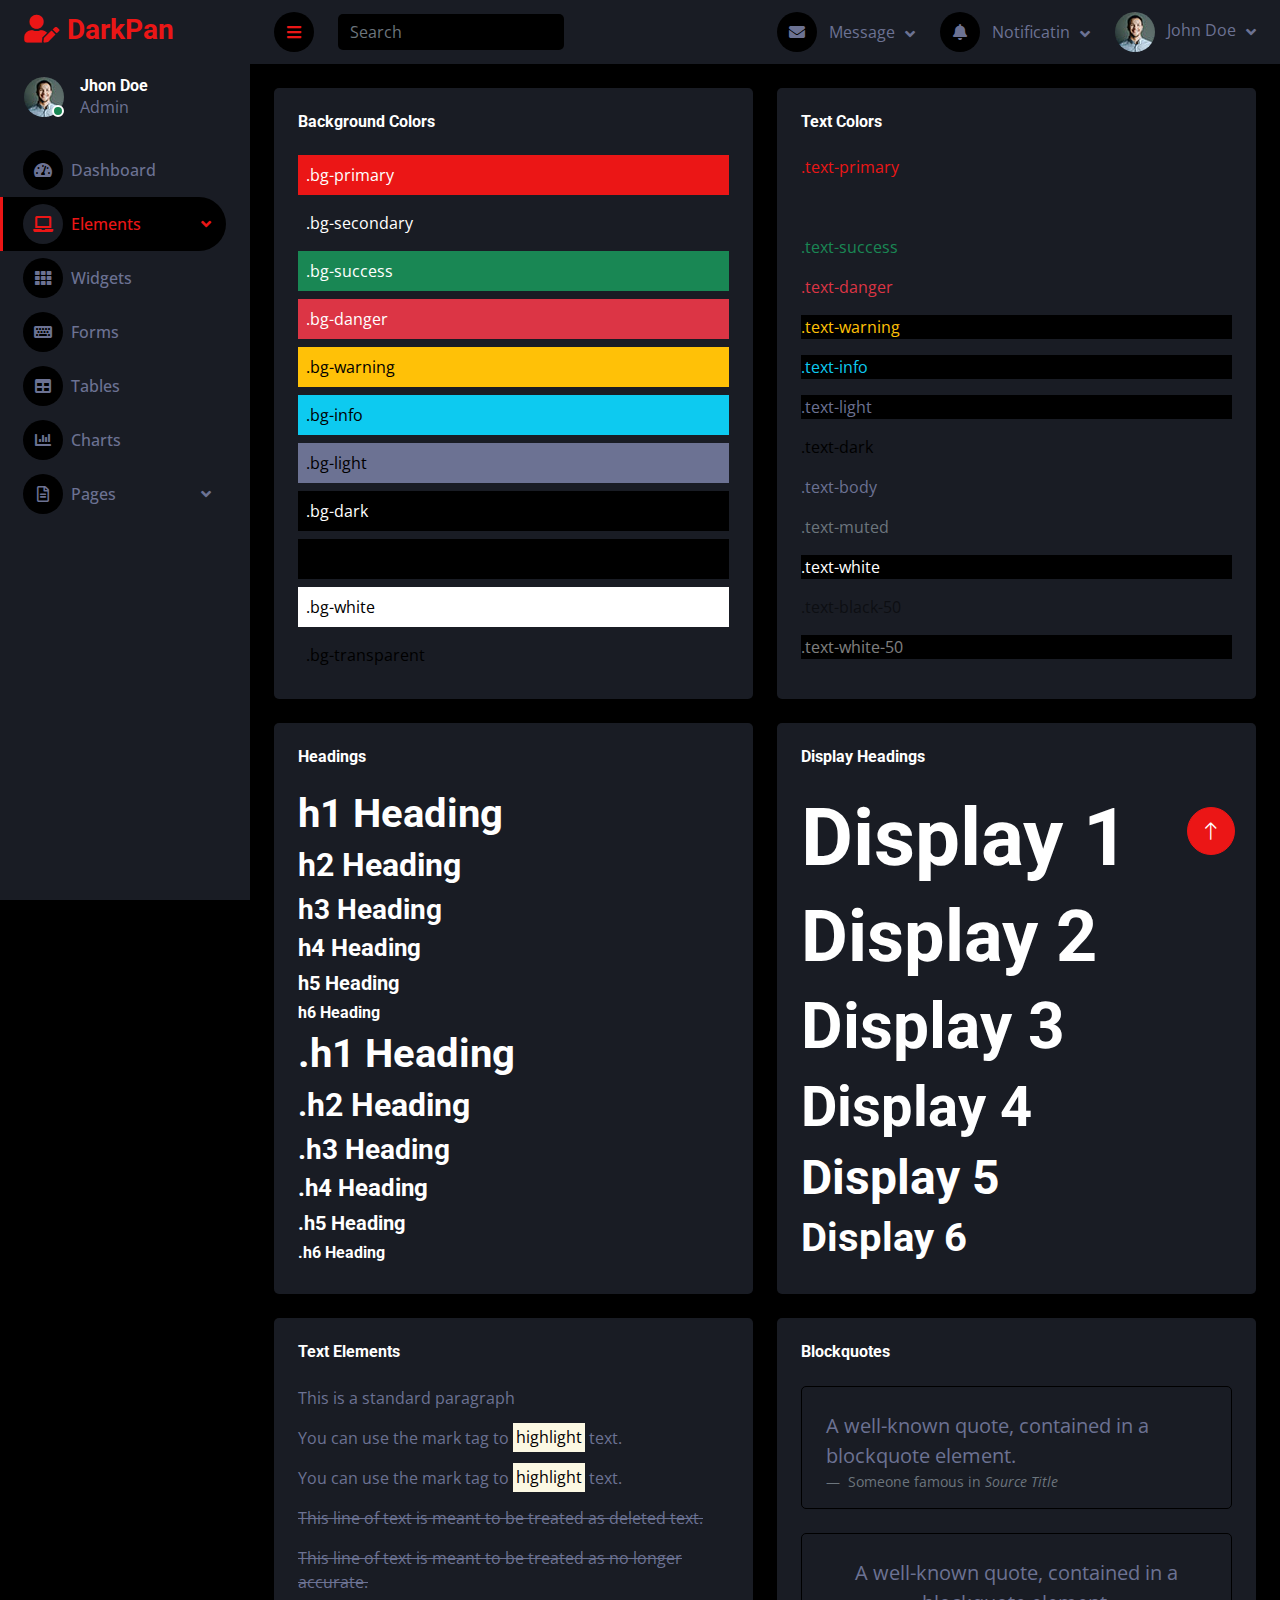
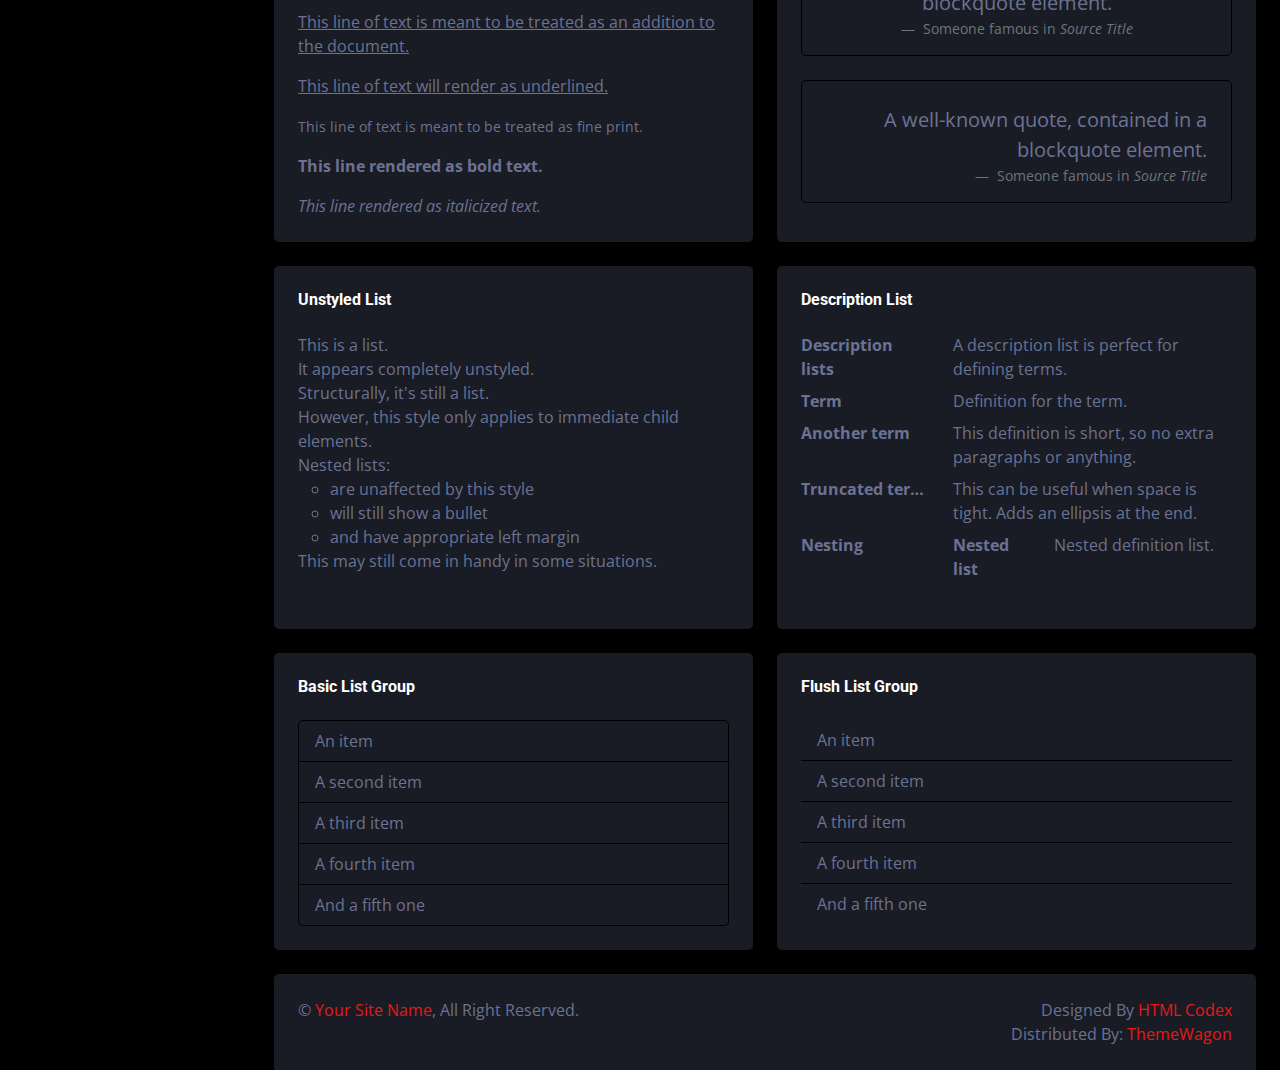
<file: admin/typography.html>
<!DOCTYPE html>
<html lang="en">

<head>
    <meta charset="utf-8">
    <title>DarkPan - Bootstrap 5 Admin Template</title>
    <meta content="width=device-width, initial-scale=1.0" name="viewport">
    <meta content="" name="keywords">
    <meta content="" name="description">

    <!-- Favicon -->
    <link href="img/favicon.ico" rel="icon">

    <!-- Google Web Fonts -->
    <link rel="preconnect" href="https://fonts.googleapis.com">
    <link rel="preconnect" href="https://fonts.gstatic.com" crossorigin>
    <link href="https://fonts.googleapis.com/css2?family=Open+Sans:wght@400;600&family=Roboto:wght@500;700&display=swap" rel="stylesheet"> 
    
    <!-- Icon Font Stylesheet -->
    <link href="https://cdnjs.cloudflare.com/ajax/libs/font-awesome/5.10.0/css/all.min.css" rel="stylesheet">
    <link href="https://cdn.jsdelivr.net/npm/bootstrap-icons@1.4.1/font/bootstrap-icons.css" rel="stylesheet">

    <!-- Libraries Stylesheet -->
    <link href="lib/owlcarousel/assets/owl.carousel.min.css" rel="stylesheet">
    <link href="lib/tempusdominus/css/tempusdominus-bootstrap-4.min.css" rel="stylesheet" />

    <!-- Customized Bootstrap Stylesheet -->
    <link href="css/bootstrap.min.css" rel="stylesheet">

    <!-- Template Stylesheet -->
    <link href="css/style.css" rel="stylesheet">
</head>

<body>
    <div class="container-fluid position-relative d-flex p-0">
        <!-- Spinner Start -->
        <div id="spinner" class="show bg-dark position-fixed translate-middle w-100 vh-100 top-50 start-50 d-flex align-items-center justify-content-center">
            <div class="spinner-border text-primary" style="width: 3rem; height: 3rem;" role="status">
                <span class="sr-only">Loading...</span>
            </div>
        </div>
        <!-- Spinner End -->


        <!-- Sidebar Start -->
        <div class="sidebar pe-4 pb-3">
            <nav class="navbar bg-secondary navbar-dark">
                <a href="index.html" class="navbar-brand mx-4 mb-3">
                    <h3 class="text-primary"><i class="fa fa-user-edit me-2"></i>DarkPan</h3>
                </a>
                <div class="d-flex align-items-center ms-4 mb-4">
                    <div class="position-relative">
                        <img class="rounded-circle" src="img/user.jpg" alt="" style="width: 40px; height: 40px;">
                        <div class="bg-success rounded-circle border border-2 border-white position-absolute end-0 bottom-0 p-1"></div>
                    </div>
                    <div class="ms-3">
                        <h6 class="mb-0">Jhon Doe</h6>
                        <span>Admin</span>
                    </div>
                </div>
                <div class="navbar-nav w-100">
                    <a href="index.html" class="nav-item nav-link"><i class="fa fa-tachometer-alt me-2"></i>Dashboard</a>
                    <div class="nav-item dropdown">
                        <a href="#" class="nav-link dropdown-toggle active" data-bs-toggle="dropdown"><i class="fa fa-laptop me-2"></i>Elements</a>
                        <div class="dropdown-menu bg-transparent border-0">
                            <a href="button.html" class="dropdown-item">Buttons</a>
                            <a href="typography.html" class="dropdown-item active">Typography</a>
                            <a href="element.html" class="dropdown-item">Other Elements</a>
                        </div>
                    </div>
                    <a href="widget.html" class="nav-item nav-link"><i class="fa fa-th me-2"></i>Widgets</a>
                    <a href="form.html" class="nav-item nav-link"><i class="fa fa-keyboard me-2"></i>Forms</a>
                    <a href="table.html" class="nav-item nav-link"><i class="fa fa-table me-2"></i>Tables</a>
                    <a href="chart.html" class="nav-item nav-link"><i class="fa fa-chart-bar me-2"></i>Charts</a>
                    <div class="nav-item dropdown">
                        <a href="#" class="nav-link dropdown-toggle" data-bs-toggle="dropdown"><i class="far fa-file-alt me-2"></i>Pages</a>
                        <div class="dropdown-menu bg-transparent border-0">
                            <a href="signin.html" class="dropdown-item">Sign In</a>
                            <a href="signup.html" class="dropdown-item">Sign Up</a>
                            <a href="404.html" class="dropdown-item">404 Error</a>
                            <a href="blank.html" class="dropdown-item">Blank Page</a>
                        </div>
                    </div>
                </div>
            </nav>
        </div>
        <!-- Sidebar End -->


        <!-- Content Start -->
        <div class="content">
            <!-- Navbar Start -->
            <nav class="navbar navbar-expand bg-secondary navbar-dark sticky-top px-4 py-0">
                <a href="index.html" class="navbar-brand d-flex d-lg-none me-4">
                    <h2 class="text-primary mb-0"><i class="fa fa-user-edit"></i></h2>
                </a>
                <a href="#" class="sidebar-toggler flex-shrink-0">
                    <i class="fa fa-bars"></i>
                </a>
                <form class="d-none d-md-flex ms-4">
                    <input class="form-control bg-dark border-0" type="search" placeholder="Search">
                </form>
                <div class="navbar-nav align-items-center ms-auto">
                    <div class="nav-item dropdown">
                        <a href="#" class="nav-link dropdown-toggle" data-bs-toggle="dropdown">
                            <i class="fa fa-envelope me-lg-2"></i>
                            <span class="d-none d-lg-inline-flex">Message</span>
                        </a>
                        <div class="dropdown-menu dropdown-menu-end bg-secondary border-0 rounded-0 rounded-bottom m-0">
                            <a href="#" class="dropdown-item">
                                <div class="d-flex align-items-center">
                                    <img class="rounded-circle" src="img/user.jpg" alt="" style="width: 40px; height: 40px;">
                                    <div class="ms-2">
                                        <h6 class="fw-normal mb-0">Jhon send you a message</h6>
                                        <small>15 minutes ago</small>
                                    </div>
                                </div>
                            </a>
                            <hr class="dropdown-divider">
                            <a href="#" class="dropdown-item">
                                <div class="d-flex align-items-center">
                                    <img class="rounded-circle" src="img/user.jpg" alt="" style="width: 40px; height: 40px;">
                                    <div class="ms-2">
                                        <h6 class="fw-normal mb-0">Jhon send you a message</h6>
                                        <small>15 minutes ago</small>
                                    </div>
                                </div>
                            </a>
                            <hr class="dropdown-divider">
                            <a href="#" class="dropdown-item">
                                <div class="d-flex align-items-center">
                                    <img class="rounded-circle" src="img/user.jpg" alt="" style="width: 40px; height: 40px;">
                                    <div class="ms-2">
                                        <h6 class="fw-normal mb-0">Jhon send you a message</h6>
                                        <small>15 minutes ago</small>
                                    </div>
                                </div>
                            </a>
                            <hr class="dropdown-divider">
                            <a href="#" class="dropdown-item text-center">See all message</a>
                        </div>
                    </div>
                    <div class="nav-item dropdown">
                        <a href="#" class="nav-link dropdown-toggle" data-bs-toggle="dropdown">
                            <i class="fa fa-bell me-lg-2"></i>
                            <span class="d-none d-lg-inline-flex">Notificatin</span>
                        </a>
                        <div class="dropdown-menu dropdown-menu-end bg-secondary border-0 rounded-0 rounded-bottom m-0">
                            <a href="#" class="dropdown-item">
                                <h6 class="fw-normal mb-0">Profile updated</h6>
                                <small>15 minutes ago</small>
                            </a>
                            <hr class="dropdown-divider">
                            <a href="#" class="dropdown-item">
                                <h6 class="fw-normal mb-0">New user added</h6>
                                <small>15 minutes ago</small>
                            </a>
                            <hr class="dropdown-divider">
                            <a href="#" class="dropdown-item">
                                <h6 class="fw-normal mb-0">Password changed</h6>
                                <small>15 minutes ago</small>
                            </a>
                            <hr class="dropdown-divider">
                            <a href="#" class="dropdown-item text-center">See all notifications</a>
                        </div>
                    </div>
                    <div class="nav-item dropdown">
                        <a href="#" class="nav-link dropdown-toggle" data-bs-toggle="dropdown">
                            <img class="rounded-circle me-lg-2" src="img/user.jpg" alt="" style="width: 40px; height: 40px;">
                            <span class="d-none d-lg-inline-flex">John Doe</span>
                        </a>
                        <div class="dropdown-menu dropdown-menu-end bg-secondary border-0 rounded-0 rounded-bottom m-0">
                            <a href="#" class="dropdown-item">My Profile</a>
                            <a href="#" class="dropdown-item">Settings</a>
                            <a href="#" class="dropdown-item">Log Out</a>
                        </div>
                    </div>
                </div>
            </nav>
            <!-- Navbar End -->


            <!-- Typography Start -->
            <div class="container-fluid pt-4 px-4">
                <div class="row g-4">
                    <div class="col-sm-12 col-xl-6">
                        <div class="bg-secondary rounded h-100 p-4">
                            <h6 class="mb-4">Background Colors</h6>
                            <div class="p-2 mb-2 bg-primary text-white">.bg-primary</div>
                            <div class="p-2 mb-2 bg-secondary text-white">.bg-secondary</div>
                            <div class="p-2 mb-2 bg-success text-white">.bg-success</div>
                            <div class="p-2 mb-2 bg-danger text-white">.bg-danger</div>
                            <div class="p-2 mb-2 bg-warning text-dark">.bg-warning</div>
                            <div class="p-2 mb-2 bg-info text-dark">.bg-info</div>
                            <div class="p-2 mb-2 bg-light text-dark">.bg-light</div>
                            <div class="p-2 mb-2 bg-dark text-white">.bg-dark</div>
                            <div class="p-2 mb-2 bg-body text-dark">.bg-body</div>
                            <div class="p-2 mb-2 bg-white text-dark">.bg-white</div>
                            <div class="p-2 mb-0 bg-transparent text-dark">.bg-transparent</div>
                        </div>
                    </div>
                    <div class="col-sm-12 col-xl-6">
                        <div class="bg-secondary rounded h-100 p-4">
                            <h6 class="mb-4">Text Colors</h6>
                            <p class="text-primary">.text-primary</p>
                            <p class="text-secondary">.text-secondary</p>
                            <p class="text-success">.text-success</p>
                            <p class="text-danger">.text-danger</p>
                            <p class="text-warning bg-dark">.text-warning</p>
                            <p class="text-info bg-dark">.text-info</p>
                            <p class="text-light bg-dark">.text-light</p>
                            <p class="text-dark">.text-dark</p>
                            <p class="text-body">.text-body</p>
                            <p class="text-muted">.text-muted</p>
                            <p class="text-white bg-dark">.text-white</p>
                            <p class="text-black-50">.text-black-50</p>
                            <p class="text-white-50 bg-dark mb-0">.text-white-50</p>
                        </div>
                    </div>
                    <div class="col-sm-12 col-xl-6">
                        <div class="bg-secondary rounded h-100 p-4">
                            <h6 class="mb-4">Headings</h6>
                            <h1>h1 Heading</h1>
                            <h2>h2 Heading</h2>
                            <h3>h3 Heading</h3>
                            <h4>h4 Heading</h4>
                            <h5>h5 Heading</h5>
                            <h6>h6 Heading</h6>
                            <p class="h1">.h1 Heading</p>
                            <p class="h2">.h2 Heading</p>
                            <p class="h3">.h3 Heading</p>
                            <p class="h4">.h4 Heading</p>
                            <p class="h5">.h5 Heading</p>
                            <p class="h6">.h6 Heading</p>
                        </div>
                    </div>
                    <div class="col-sm-12 col-xl-6">
                        <div class="bg-secondary rounded h-100 p-4">
                            <h6 class="mb-4">Display Headings</h6>
                            <h1 class="display-1">Display 1</h1>
                            <h1 class="display-2">Display 2</h1>
                            <h1 class="display-3">Display 3</h1>
                            <h1 class="display-4">Display 4</h1>
                            <h1 class="display-5">Display 5</h1>
                            <h1 class="display-6 mb-0">Display 6</h1>
                        </div>
                    </div>
                    <div class="col-sm-12 col-xl-6">
                        <div class="bg-secondary rounded h-100 p-4">
                            <h6 class="mb-4">Text Elements</h6>
                            <p>This is a standard paragraph</p>
                            <p>You can use the mark tag to <mark>highlight</mark> text.</p>
                            <p>You can use the mark tag to <mark>highlight</mark> text.</p>
                            <p><del>This line of text is meant to be treated as deleted text.</del></p>
                            <p><s>This line of text is meant to be treated as no longer accurate.</s></p>
                            <p><ins>This line of text is meant to be treated as an addition to the document.</ins></p>
                            <p><u>This line of text will render as underlined.</u></p>
                            <p><small>This line of text is meant to be treated as fine print.</small></p>
                            <p><strong>This line rendered as bold text.</strong></p>
                            <p class="mb-0"><em>This line rendered as italicized text.</em></p>
                        </div>
                    </div>
                    <div class="col-sm-12 col-xl-6">
                        <div class="bg-secondary rounded h-100 p-4">
                            <h6 class="mb-4">Blockquotes</h6>
                            <div class="border rounded p-4 pb-0 mb-4">
                                <figure>
                                    <blockquote class="blockquote">
                                        <p>A well-known quote, contained in a blockquote element.</p>
                                    </blockquote>
                                    <figcaption class="blockquote-footer">
                                        Someone famous in <cite title="Source Title">Source Title</cite>
                                    </figcaption>
                                </figure>
                            </div>
                            <div class="border rounded p-4 pb-0 mb-4">
                                <figure class="text-center">
                                    <blockquote class="blockquote">
                                        <p>A well-known quote, contained in a blockquote element.</p>
                                    </blockquote>
                                    <figcaption class="blockquote-footer">
                                        Someone famous in <cite title="Source Title">Source Title</cite>
                                    </figcaption>
                                </figure>
                            </div>
                            <div class="border rounded p-4 pb-0 mb-0">
                                <figure class="text-end">
                                    <blockquote class="blockquote">
                                        <p>A well-known quote, contained in a blockquote element.</p>
                                    </blockquote>
                                    <figcaption class="blockquote-footer">
                                        Someone famous in <cite title="Source Title">Source Title</cite>
                                    </figcaption>
                                </figure>
                            </div>
                        </div>
                    </div>
                    <div class="col-sm-12 col-xl-6">
                        <div class="bg-secondary rounded h-100 p-4">
                            <h6 class="mb-4">Unstyled List</h6>
                            <ul class="list-unstyled mb-0">
                                <li>This is a list.</li>
                                <li>It appears completely unstyled.</li>
                                <li>Structurally, it's still a list.</li>
                                <li>However, this style only applies to immediate child elements.</li>
                                <li>Nested lists:
                                    <ul>
                                        <li>are unaffected by this style</li>
                                        <li>will still show a bullet</li>
                                        <li>and have appropriate left margin</li>
                                    </ul>
                                </li>
                                <li>This may still come in handy in some situations.</li>
                            </ul>
                        </div>
                    </div>
                    <div class="col-sm-12 col-xl-6">
                        <div class="bg-secondary rounded h-100 p-4">
                            <h6 class="mb-4">Description List</h6>
                            <dl class="row mb-0">
                                <dt class="col-sm-4">Description lists</dt>
                                <dd class="col-sm-8">A description list is perfect for defining terms.</dd>

                                <dt class="col-sm-4">Term</dt>
                                <dd class="col-sm-8">Definition for the term.</dd>

                                <dt class="col-sm-4">Another term</dt>
                                <dd class="col-sm-8">This definition is short, so no extra paragraphs or anything.</dd>

                                <dt class="col-sm-4 text-truncate">Truncated term is truncated</dt>
                                <dd class="col-sm-8">This can be useful when space is tight. Adds an ellipsis at the
                                    end.</dd>

                                <dt class="col-sm-4">Nesting</dt>
                                <dd class="col-sm-8">
                                    <dl class="row">
                                        <dt class="col-sm-4">Nested list</dt>
                                        <dd class="col-sm-8">Nested definition list.</dd>
                                    </dl>
                                </dd>
                            </dl>
                        </div>
                    </div>
                    <div class="col-sm-12 col-xl-6">
                        <div class="bg-secondary rounded h-100 p-4">
                            <h6 class="mb-4">Basic List Group</h6>
                            <ul class="list-group">
                                <li class="list-group-item bg-transparent">An item</li>
                                <li class="list-group-item bg-transparent">A second item</li>
                                <li class="list-group-item bg-transparent">A third item</li>
                                <li class="list-group-item bg-transparent">A fourth item</li>
                                <li class="list-group-item bg-transparent">And a fifth one</li>
                            </ul>
                        </div>
                    </div>
                    <div class="col-sm-12 col-xl-6">
                        <div class="bg-secondary rounded h-100 p-4">
                            <h6 class="mb-4">Flush List Group</h6>
                            <ul class="list-group list-group-flush">
                                <li class="list-group-item bg-transparent">An item</li>
                                <li class="list-group-item bg-transparent">A second item</li>
                                <li class="list-group-item bg-transparent">A third item</li>
                                <li class="list-group-item bg-transparent">A fourth item</li>
                                <li class="list-group-item bg-transparent">And a fifth one</li>
                            </ul>
                        </div>
                    </div>
                </div>
            </div>
            <!-- Typography End -->


            <!-- Footer Start -->
            <div class="container-fluid pt-4 px-4">
                <div class="bg-secondary rounded-top p-4">
                    <div class="row">
                        <div class="col-12 col-sm-6 text-center text-sm-start">
                            &copy; <a href="#">Your Site Name</a>, All Right Reserved. 
                        </div>
                        <div class="col-12 col-sm-6 text-center text-sm-end">
                            <!--/*** This template is free as long as you keep the footer author’s credit link/attribution link/backlink. If you'd like to use the template without the footer author’s credit link/attribution link/backlink, you can purchase the Credit Removal License from "https://htmlcodex.com/credit-removal". Thank you for your support. ***/-->
                            Designed By <a href="https://htmlcodex.com">HTML Codex</a>
                            <br>Distributed By: <a href="https://themewagon.com" target="_blank">ThemeWagon</a>
                        </div>
                    </div>
                </div>
            </div>
            <!-- Footer End -->
        </div>
        <!-- Content End -->


        <!-- Back to Top -->
        <a href="#" class="btn btn-lg btn-primary btn-lg-square back-to-top"><i class="bi bi-arrow-up"></i></a>
    </div>

    <!-- JavaScript Libraries -->
    <script src="https://code.jquery.com/jquery-3.4.1.min.js"></script>
    <script src="https://cdn.jsdelivr.net/npm/bootstrap@5.0.0/dist/js/bootstrap.bundle.min.js"></script>
    <script src="lib/chart/chart.min.js"></script>
    <script src="lib/easing/easing.min.js"></script>
    <script src="lib/waypoints/waypoints.min.js"></script>
    <script src="lib/owlcarousel/owl.carousel.min.js"></script>
    <script src="lib/tempusdominus/js/moment.min.js"></script>
    <script src="lib/tempusdominus/js/moment-timezone.min.js"></script>
    <script src="lib/tempusdominus/js/tempusdominus-bootstrap-4.min.js"></script>

    <!-- Template Javascript -->
    <script src="js/main.js"></script>
</body>

</html>
</file>
<file: admin/css/style.css>
/********** Template CSS **********/
:root {
    --primary: #EB1616;
    --secondary: #191C24;
    --light: #6C7293;
    --dark: #000000;
}

.back-to-top {
    position: fixed;
    display: none;
    right: 45px;
    bottom: 45px;
    z-index: 99;
}


/*** Spinner ***/
#spinner {
    opacity: 0;
    visibility: hidden;
    transition: opacity .5s ease-out, visibility 0s linear .5s;
    z-index: 99999;
}

#spinner.show {
    transition: opacity .5s ease-out, visibility 0s linear 0s;
    visibility: visible;
    opacity: 1;
}


/*** Button ***/
.btn {
    transition: .5s;
}

.btn-square {
    width: 38px;
    height: 38px;
}

.btn-sm-square {
    width: 32px;
    height: 32px;
}

.btn-lg-square {
    width: 48px;
    height: 48px;
}

.btn-square,
.btn-sm-square,
.btn-lg-square {
    padding: 0;
    display: inline-flex;
    align-items: center;
    justify-content: center;
    font-weight: normal;
    border-radius: 50px;
}


/*** Layout ***/
.sidebar {
    position: fixed;
    top: 0;
    left: 0;
    bottom: 0;
    width: 250px;
    height: 100vh;
    overflow-y: auto;
    background: var(--secondary);
    transition: 0.5s;
    z-index: 999;
}

.content {
    margin-left: 250px;
    min-height: 100vh;
    background: var(--dark);
    transition: 0.5s;
}

@media (min-width: 992px) {
    .sidebar {
        margin-left: 0;
    }

    .sidebar.open {
        margin-left: -250px;
    }

    .content {
        width: calc(100% - 250px);
    }

    .content.open {
        width: 100%;
        margin-left: 0;
    }
}

@media (max-width: 991.98px) {
    .sidebar {
        margin-left: -250px;
    }

    .sidebar.open {
        margin-left: 0;
    }

    .content {
        width: 100%;
        margin-left: 0;
    }
}


/*** Navbar ***/
.sidebar .navbar .navbar-nav .nav-link {
    padding: 7px 20px;
    color: var(--light);
    font-weight: 500;
    border-left: 3px solid var(--secondary);
    border-radius: 0 30px 30px 0;
    outline: none;
}

.sidebar .navbar .navbar-nav .nav-link:hover,
.sidebar .navbar .navbar-nav .nav-link.active {
    color: var(--primary);
    background: var(--dark);
    border-color: var(--primary);
}

.sidebar .navbar .navbar-nav .nav-link i {
    width: 40px;
    height: 40px;
    display: inline-flex;
    align-items: center;
    justify-content: center;
    background: var(--dark);
    border-radius: 40px;
}

.sidebar .navbar .navbar-nav .nav-link:hover i,
.sidebar .navbar .navbar-nav .nav-link.active i {
    background: var(--secondary);
}

.sidebar .navbar .dropdown-toggle::after {
    position: absolute;
    top: 15px;
    right: 15px;
    border: none;
    content: "\f107";
    font-family: "Font Awesome 5 Free";
    font-weight: 900;
    transition: .5s;
}

.sidebar .navbar .dropdown-toggle[aria-expanded=true]::after {
    transform: rotate(-180deg);
}

.sidebar .navbar .dropdown-item {
    padding-left: 25px;
    border-radius: 0 30px 30px 0;
    color: var(--light);
}

.sidebar .navbar .dropdown-item:hover,
.sidebar .navbar .dropdown-item.active {
    background: var(--dark);
}

.content .navbar .navbar-nav .nav-link {
    margin-left: 25px;
    padding: 12px 0;
    color: var(--light);
    outline: none;
}

.content .navbar .navbar-nav .nav-link:hover,
.content .navbar .navbar-nav .nav-link.active {
    color: var(--primary);
}

.content .navbar .sidebar-toggler,
.content .navbar .navbar-nav .nav-link i {
    width: 40px;
    height: 40px;
    display: inline-flex;
    align-items: center;
    justify-content: center;
    background: var(--dark);
    border-radius: 40px;
}

.content .navbar .dropdown-item {
    color: var(--light);
}

.content .navbar .dropdown-item:hover,
.content .navbar .dropdown-item.active {
    background: var(--dark);
}

.content .navbar .dropdown-toggle::after {
    margin-left: 6px;
    vertical-align: middle;
    border: none;
    content: "\f107";
    font-family: "Font Awesome 5 Free";
    font-weight: 900;
    transition: .5s;
}

.content .navbar .dropdown-toggle[aria-expanded=true]::after {
    transform: rotate(-180deg);
}

@media (max-width: 575.98px) {
    .content .navbar .navbar-nav .nav-link {
        margin-left: 15px;
    }
}


/*** Date Picker ***/
.bootstrap-datetimepicker-widget.bottom {
    top: auto !important;
}

.bootstrap-datetimepicker-widget .table * {
    border-bottom-width: 0px;
}

.bootstrap-datetimepicker-widget .table th {
    font-weight: 500;
}

.bootstrap-datetimepicker-widget.dropdown-menu {
    padding: 10px;
    border-radius: 2px;
}

.bootstrap-datetimepicker-widget table td.active,
.bootstrap-datetimepicker-widget table td.active:hover {
    background: var(--primary);
}

.bootstrap-datetimepicker-widget table td.today::before {
    border-bottom-color: var(--primary);
}


/*** Testimonial ***/
.progress .progress-bar {
    width: 0px;
    transition: 2s;
}


/*** Testimonial ***/
.testimonial-carousel .owl-dots {
    margin-top: 24px;
    display: flex;
    align-items: flex-end;
    justify-content: center;
}

.testimonial-carousel .owl-dot {
    position: relative;
    display: inline-block;
    margin: 0 5px;
    width: 15px;
    height: 15px;
    border: 5px solid var(--primary);
    border-radius: 15px;
    transition: .5s;
}

.testimonial-carousel .owl-dot.active {
    background: var(--dark);
    border-color: var(--primary);
}
</file>
